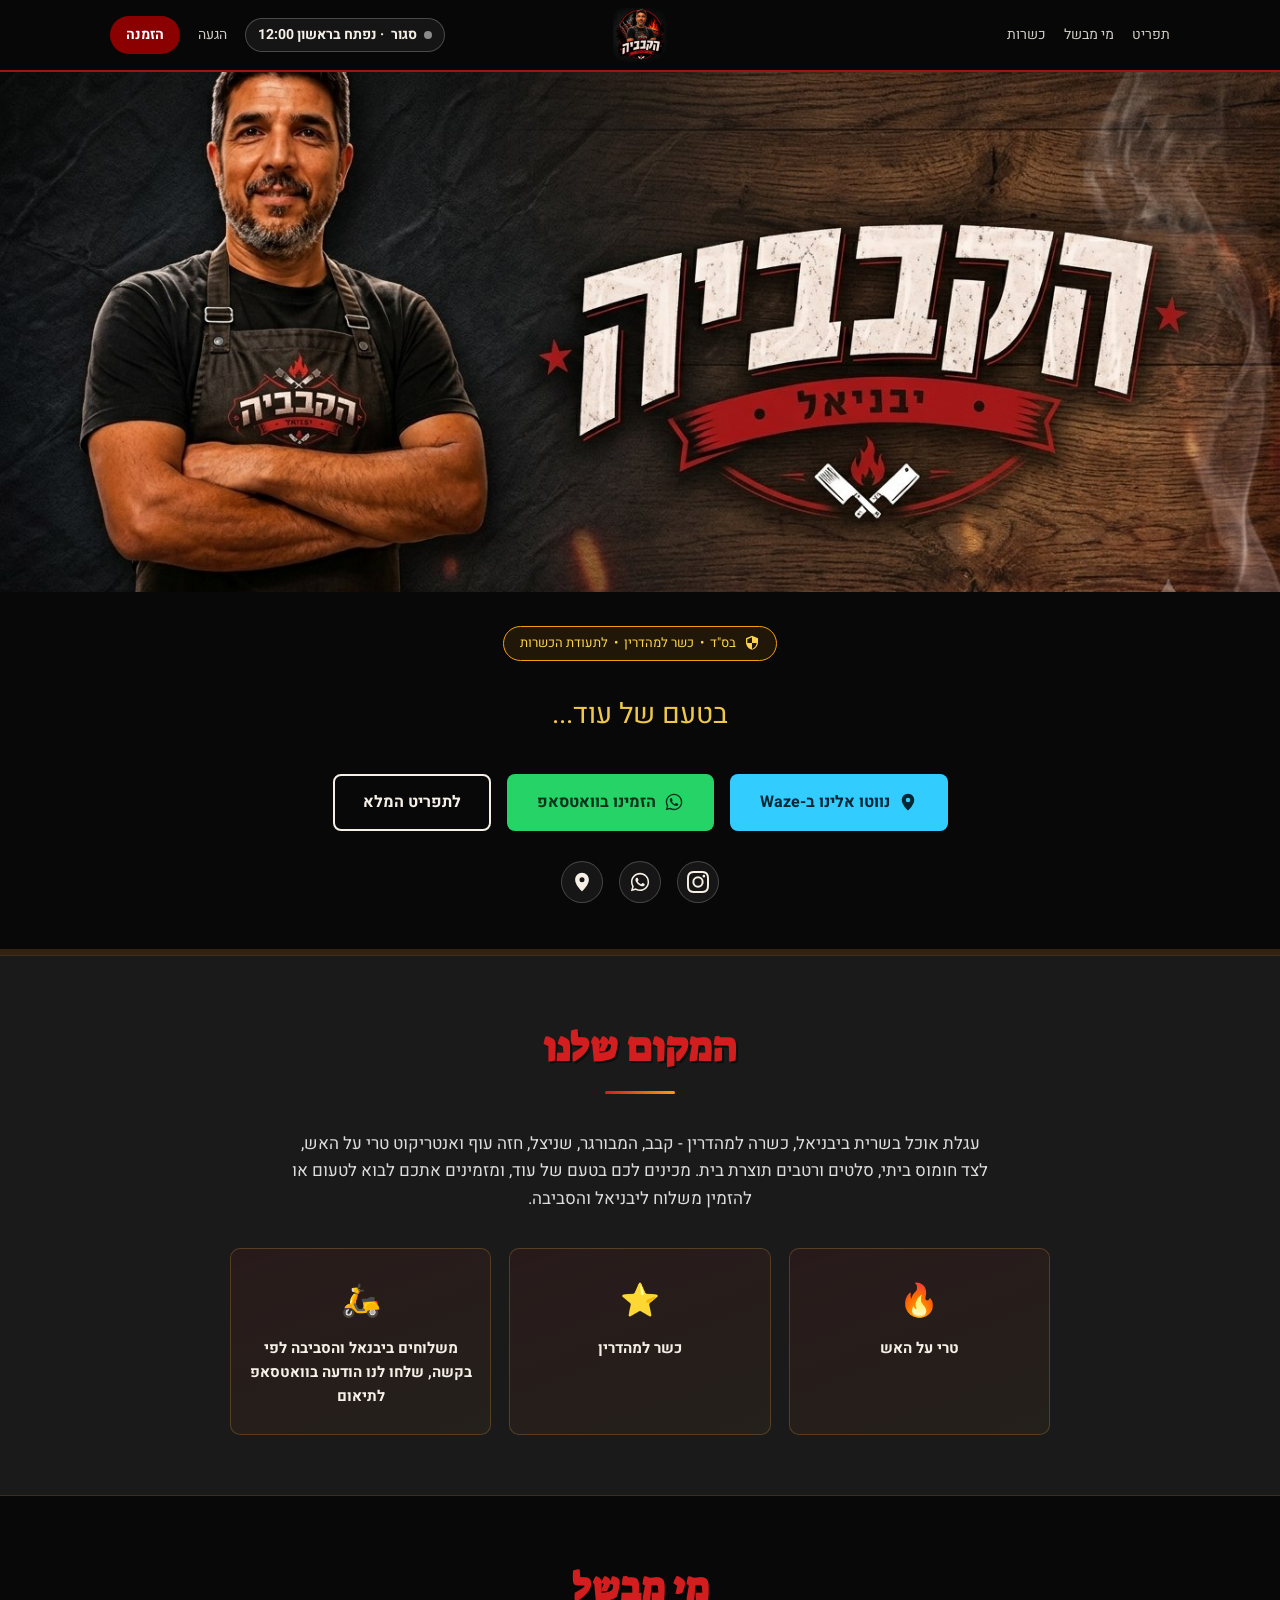
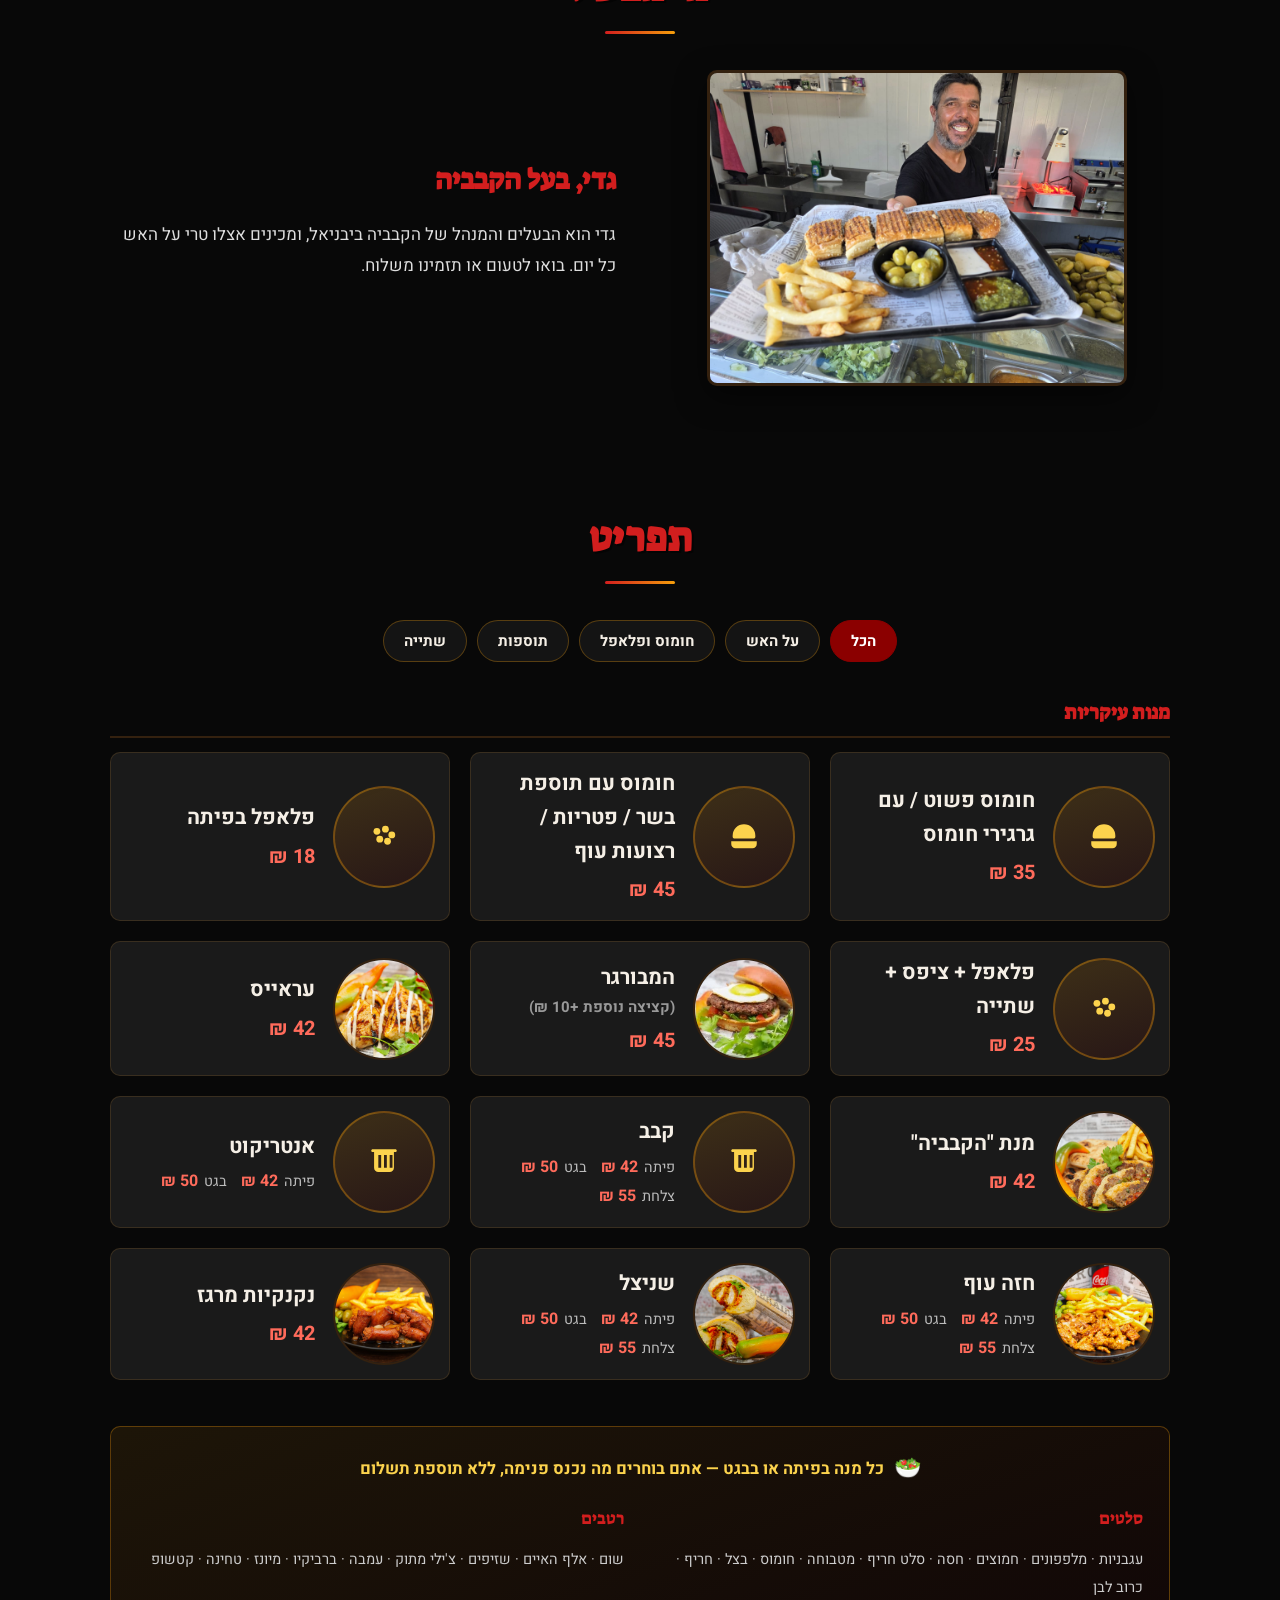
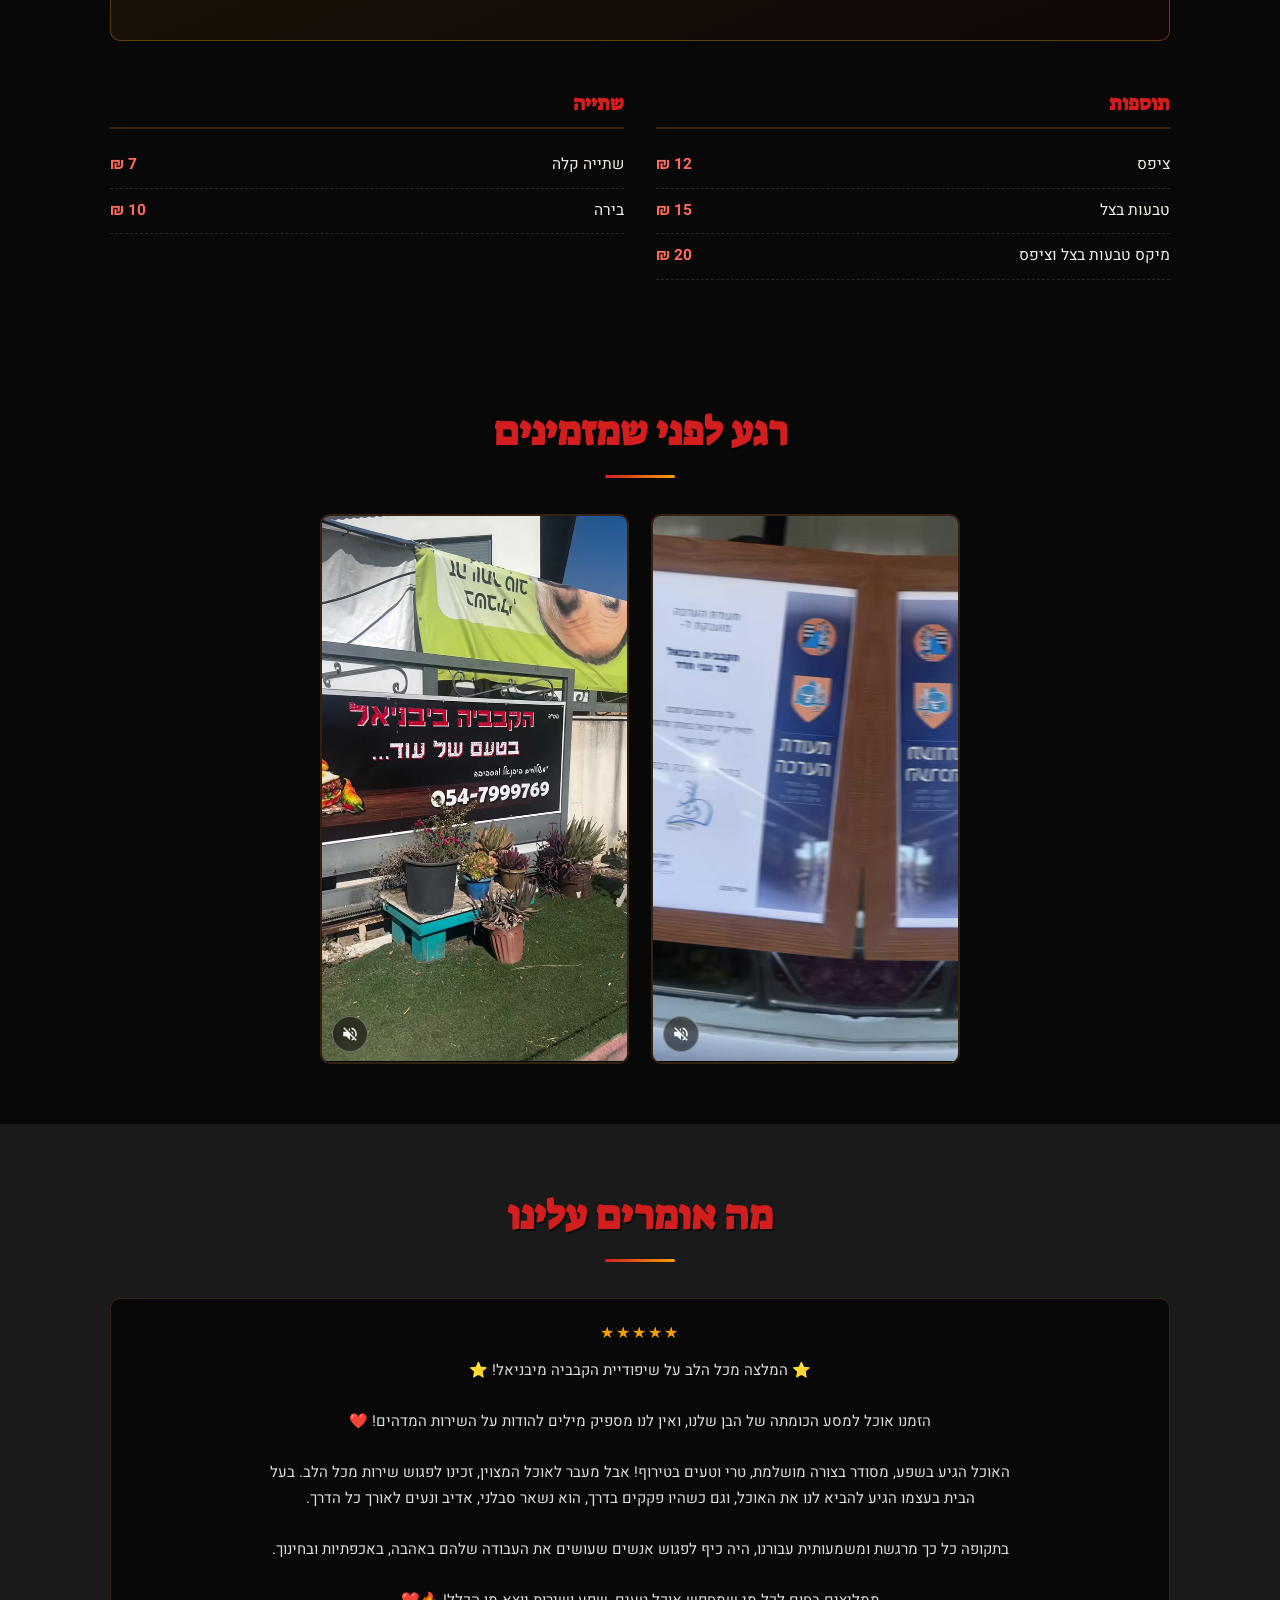
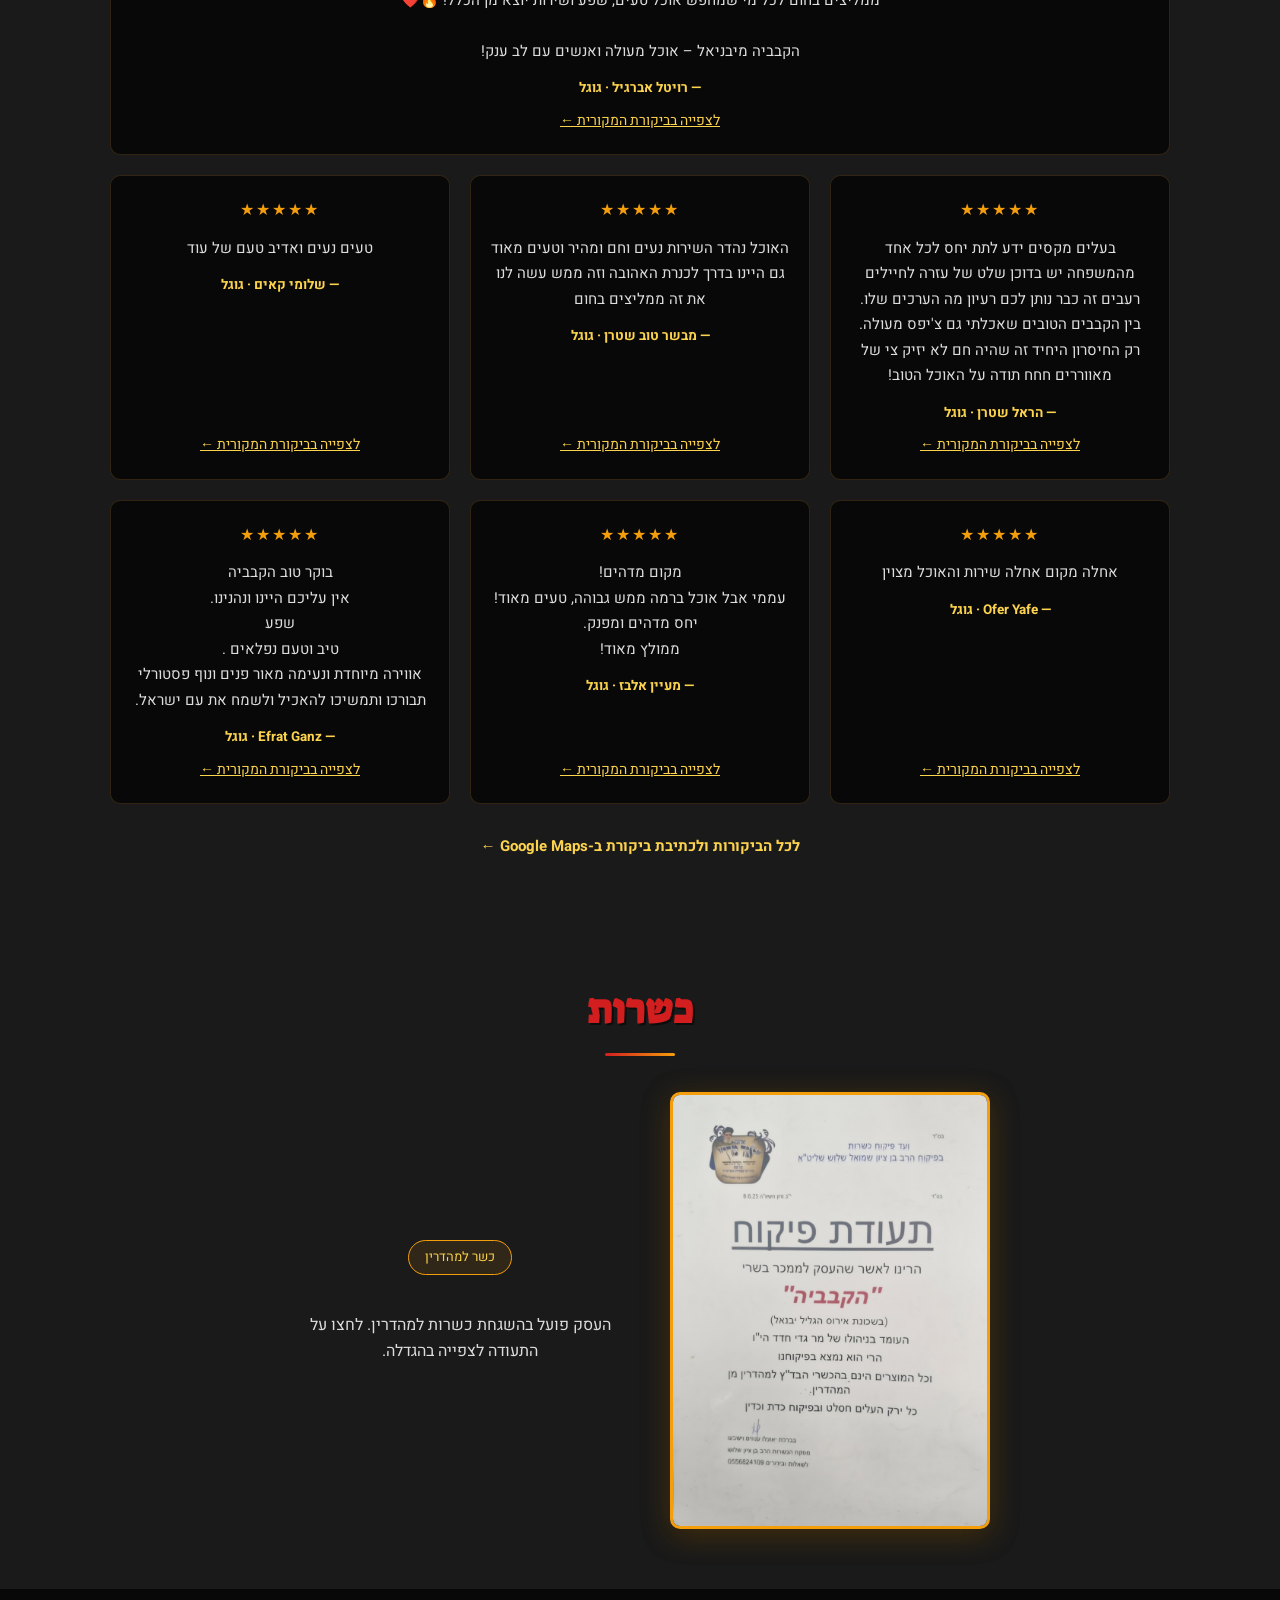
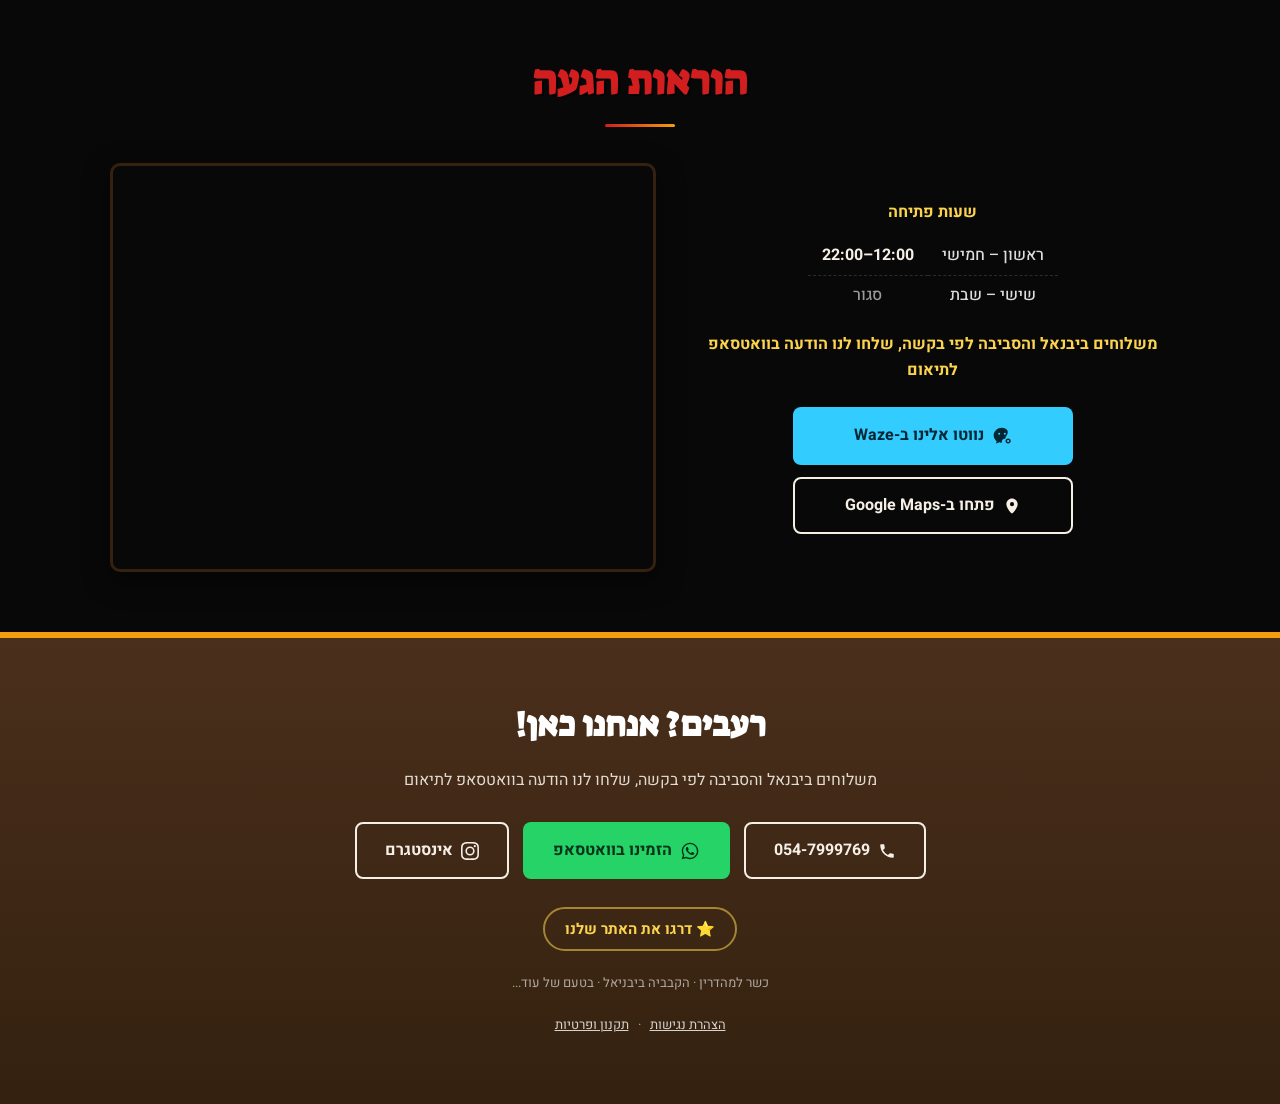
<file: index.html>
<!DOCTYPE html>
<html lang="he" dir="rtl">
<head>
<meta charset="UTF-8">
<meta name="viewport" content="width=device-width, initial-scale=1.0">
<script src="config.js?v=20261126e"></script>
<script>(function(){var l=location,c=window.KABABIA_CONFIG||{};var all=!!c.gateAll;if(all||/(^|[?&])edit(=|&|$)/.test(l.search)||l.hash==='#edit'){var h=document.documentElement;h.className+=' ed-gate';if(!all)setTimeout(function(){h.className=h.className.replace(' ed-gate','')},20000);}})();</script>
<style>html.ed-gate,html.ed-gate body{background:#000!important}html.ed-gate body{visibility:hidden}html.ed-gate .ed-overlay{visibility:visible}</style>
<title>הקבביה ביבניאל | בטעם של עוד...</title>
<meta name="description" content="הקבביה ביבניאל - עגלת אוכל בשרית כשרה למהדרין. קבב, המבורגר, שניצל, חומוס ועוד. משלוחים ביבנאל והסביבה לפי בקשה, שלחו לנו הודעה בוואטסאפ לתיאום.">
<link rel="preconnect" href="https://fonts.googleapis.com">
<link rel="preconnect" href="https://fonts.gstatic.com" crossorigin>
<link href="https://fonts.googleapis.com/css2?family=Suez+One&family=Heebo:wght@400;500;700;900&display=swap" rel="stylesheet">
<link rel="stylesheet" href="style.css?v=20261126e">
</head>
<body>

<header class="site-header">
  <div class="header-inner">
    <nav class="main-nav main-nav-side">
      <a href="#menu">תפריט</a>
      <a href="#gallery">מי מבשל</a>
      <a href="#kashrut">כשרות</a>
    </nav>
    <a href="#top" class="brand"><img src="images/logo.jpg" alt="הקבביה ביבניאל" class="brand-logo"></a>
    <nav class="main-nav main-nav-side">
      <a href="#location" class="open-badge" id="open-badge" hidden>
        <span class="open-dot" aria-hidden="true"></span>
        <span class="open-label"></span>
        <span class="open-detail"></span>
      </a>
      <a href="#location">הגעה</a>
      <a href="#contact" class="nav-cta">הזמנה</a>
    </nav>
  </div>
</header>

<main id="top">

  <section class="hero">
    <img src="images/hero-banner.jpg" alt="הקבביה יבניאל - גדי ליד הלוגו" class="hero-banner">
    <div class="hero-content">
      <a href="#kashrut" class="hero-badge">
        <svg viewBox="0 0 24 24" width="16" height="16" fill="currentColor" aria-hidden="true"><path d="M12 1 3 5v6c0 5.25 3.84 10.16 9 11 5.16-.84 9-5.75 9-11V5l-9-4zm0 10.99h7c-.53 4.12-3.28 7.79-7 8.94V12H5V6.3l7-3.11v8.8z"/></svg>
        בס"ד &nbsp;•&nbsp; כשר למהדרין &nbsp;•&nbsp; לתעודת הכשרות
      </a>
      <h1 class="sr-only">הקבביה ביבניאל</h1>
      <p class="hero-slogan">בטעם של עוד...</p>
      <div class="hero-actions">
        <a href="https://ul.waze.com/ul?venue_id=23265607.232721607.2099497&overview=yes&utm_campaign=default&utm_source=waze_website&utm_medium=lm_share_location" target="_blank" rel="noopener" class="btn btn-waze">
          <svg viewBox="0 0 24 24" width="20" height="20" fill="currentColor" aria-hidden="true"><path d="M12 2C7.86 2 4.5 5.36 4.5 9.5c0 5.5 6.44 11.68 7.06 12.26a.6.6 0 0 0 .88 0c.62-.58 7.06-6.76 7.06-12.26C19.5 5.36 16.14 2 12 2zm0 10.25a2.75 2.75 0 1 1 0-5.5 2.75 2.75 0 0 1 0 5.5z"/></svg>
          נווטו אלינו ב-Waze
        </a>
        <a href="https://wa.me/972547999769" target="_blank" rel="noopener" class="btn btn-whatsapp">
          <svg viewBox="0 0 24 24" width="20" height="20" fill="currentColor" aria-hidden="true"><path d="M12.04 2C6.58 2 2.13 6.45 2.13 11.91c0 1.75.46 3.45 1.32 4.95L2.05 22l5.25-1.38c1.45.79 3.08 1.21 4.74 1.21h.004c5.46 0 9.91-4.45 9.91-9.91C21.97 6.45 17.5 2 12.04 2zm0 18.13h-.003a8.2 8.2 0 0 1-4.18-1.14l-.3-.18-3.12.82.83-3.04-.2-.31a8.19 8.19 0 0 1-1.26-4.37c0-4.53 3.69-8.22 8.23-8.22 2.2 0 4.26.86 5.82 2.41a8.17 8.17 0 0 1 2.41 5.82c0 4.54-3.69 8.21-8.2 8.21zm4.51-6.15c-.25-.12-1.47-.72-1.7-.81-.23-.08-.39-.12-.56.13-.17.25-.64.81-.78.97-.14.17-.29.19-.54.06-.25-.12-1.04-.38-1.98-1.22-.73-.65-1.23-1.46-1.37-1.71-.14-.25-.02-.38.11-.51.11-.11.25-.29.37-.43.12-.14.16-.25.25-.41.08-.17.04-.31-.02-.43-.06-.12-.56-1.35-.77-1.85-.2-.48-.41-.42-.56-.43-.14-.01-.31-.01-.48-.01-.17 0-.43.06-.66.31s-.87.85-.87 2.08.89 2.41 1.02 2.58c.12.17 1.75 2.68 4.25 3.75.59.26 1.06.41 1.42.52.6.19 1.14.16 1.57.1.48-.07 1.47-.6 1.68-1.19.21-.58.21-1.08.14-1.19-.06-.11-.23-.17-.48-.29z"/></svg>
          הזמינו בוואטסאפ
        </a>
        <a href="#menu" class="btn btn-outline">לתפריט המלא</a>
      </div>
      <div class="hero-social">
        <a href="https://share.google/LLIoQ1hD5iTce2GVt" target="_blank" rel="noopener" class="social-icon" aria-label="אינסטגרם">
          <svg viewBox="0 0 24 24" width="22" height="22" fill="currentColor" aria-hidden="true"><path d="M12 2.16c3.2 0 3.58.01 4.85.07 1.17.05 1.8.25 2.23.41.56.22.96.48 1.38.9.42.42.68.82.9 1.38.16.42.36 1.06.41 2.23.06 1.27.07 1.65.07 4.85s-.01 3.58-.07 4.85c-.05 1.17-.25 1.8-.41 2.23-.22.56-.48.96-.9 1.38-.42.42-.82.68-1.38.9-.42.16-1.06.36-2.23.41-1.27.06-1.65.07-4.85.07s-3.58-.01-4.85-.07c-1.17-.05-1.8-.25-2.23-.41-.56-.22-.96-.48-1.38-.9-.42-.42-.68-.82-.9-1.38-.16-.42-.36-1.06-.41-2.23-.06-1.27-.07-1.65-.07-4.85s.01-3.58.07-4.85c.05-1.17.25-1.8.41-2.23.22-.56.48-.96.9-1.38.42-.42.82-.68 1.38-.9.42-.16 1.06-.36 2.23-.41 1.27-.06 1.65-.07 4.85-.07M12 0C8.74 0 8.33.01 7.05.07 5.78.13 4.9.33 4.14.63c-.79.31-1.46.72-2.13 1.38C1.35 2.68.94 3.35.63 4.14.33 4.9.13 5.78.07 7.05.01 8.33 0 8.74 0 12s.01 3.67.07 4.95c.06 1.27.26 2.15.56 2.91.31.79.72 1.46 1.38 2.13.66.66 1.34 1.07 2.13 1.38.76.3 1.64.5 2.91.56 1.28.06 1.69.07 4.95.07s3.67-.01 4.95-.07c1.27-.06 2.15-.26 2.91-.56.79-.31 1.46-.72 2.13-1.38.66-.66 1.07-1.34 1.38-2.13.3-.76.5-1.64.56-2.91.06-1.28.07-1.69.07-4.95s-.01-3.67-.07-4.95c-.06-1.27-.26-2.15-.56-2.91-.31-.79-.72-1.46-1.38-2.13C21.32 1.35 20.65.94 19.86.63c-.76-.3-1.64-.5-2.91-.56C15.67.01 15.26 0 12 0zm0 5.84A6.16 6.16 0 1 0 12 18.16 6.16 6.16 0 0 0 12 5.84zm0 10.16a4 4 0 1 1 0-8 4 4 0 0 1 0 8zm7.85-10.4a1.44 1.44 0 1 1-2.88 0 1.44 1.44 0 0 1 2.88 0z"/></svg>
        </a>
        <a href="https://wa.me/972547999769" target="_blank" rel="noopener" class="social-icon" aria-label="וואטסאפ">
          <svg viewBox="0 0 24 24" width="22" height="22" fill="currentColor" aria-hidden="true"><path d="M12.04 2C6.58 2 2.13 6.45 2.13 11.91c0 1.75.46 3.45 1.32 4.95L2.05 22l5.25-1.38c1.45.79 3.08 1.21 4.74 1.21h.004c5.46 0 9.91-4.45 9.91-9.91C21.97 6.45 17.5 2 12.04 2zm0 18.13h-.003a8.2 8.2 0 0 1-4.18-1.14l-.3-.18-3.12.82.83-3.04-.2-.31a8.19 8.19 0 0 1-1.26-4.37c0-4.53 3.69-8.22 8.23-8.22 2.2 0 4.26.86 5.82 2.41a8.17 8.17 0 0 1 2.41 5.82c0 4.54-3.69 8.21-8.2 8.21zm4.51-6.15c-.25-.12-1.47-.72-1.7-.81-.23-.08-.39-.12-.56.13-.17.25-.64.81-.78.97-.14.17-.29.19-.54.06-.25-.12-1.04-.38-1.98-1.22-.73-.65-1.23-1.46-1.37-1.71-.14-.25-.02-.38.11-.51.11-.11.25-.29.37-.43.12-.14.16-.25.25-.41.08-.17.04-.31-.02-.43-.06-.12-.56-1.35-.77-1.85-.2-.48-.41-.42-.56-.43-.14-.01-.31-.01-.48-.01-.17 0-.43.06-.66.31s-.87.85-.87 2.08.89 2.41 1.02 2.58c.12.17 1.75 2.68 4.25 3.75.59.26 1.06.41 1.42.52.6.19 1.14.16 1.57.1.48-.07 1.47-.6 1.68-1.19.21-.58.21-1.08.14-1.19-.06-.11-.23-.17-.48-.29z"/></svg>
        </a>
        <a href="https://ul.waze.com/ul?venue_id=23265607.232721607.2099497&overview=yes&utm_campaign=default&utm_source=waze_website&utm_medium=lm_share_location" target="_blank" rel="noopener" class="social-icon" aria-label="Waze">
          <svg viewBox="0 0 24 24" width="22" height="22" fill="currentColor" aria-hidden="true"><path d="M12 2C7.86 2 4.5 5.36 4.5 9.5c0 5.5 6.44 11.68 7.06 12.26a.6.6 0 0 0 .88 0c.62-.58 7.06-6.76 7.06-12.26C19.5 5.36 16.14 2 12 2zm0 10.25a2.75 2.75 0 1 1 0-5.5 2.75 2.75 0 0 1 0 5.5z"/></svg>
        </a>
      </div>
    </div>
  </section>

  <section class="about" id="about">
    <div class="section-inner">
      <h2 class="section-title">המקום שלנו</h2>
      <p class="about-text">
        עגלת אוכל בשרית ביבניאל, כשרה למהדרין - קבב, המבורגר, שניצל, חזה עוף ואנטריקוט טרי על האש,
        לצד חומוס ביתי, סלטים ורטבים תוצרת בית. מכינים לכם בטעם של עוד, ומזמינים אתכם לבוא לטעום
        או להזמין משלוח ליבניאל והסביבה.
      </p>
      <div class="about-perks">
        <div class="perk-card">
          <span class="perk-icon">🔥</span>
          <span class="perk-title">טרי על האש</span>
        </div>
        <div class="perk-card">
          <span class="perk-icon">⭐</span>
          <span class="perk-title">כשר למהדרין</span>
        </div>
        <div class="perk-card">
          <span class="perk-icon">🛵</span>
          <span class="perk-title">משלוחים ביבנאל והסביבה לפי בקשה, שלחו לנו הודעה בוואטסאפ לתיאום</span>
        </div>
      </div>
    </div>
  </section>

  <section class="family" id="gallery">
    <div class="section-inner">
      <h2 class="section-title">מי מבשל</h2>
      <div class="family-content">
        <div class="family-photos">
          <img src="images/gadi.jpg" alt="גדי - בעל הקבביה ביבניאל" loading="lazy" class="family-photo family-photo-main">
        </div>
        <div class="family-text">
          <h3>גדי, בעל הקבביה</h3>
          <p>
            גדי הוא הבעלים והמנהל של הקבביה ביבניאל, ומכינים אצלו טרי על האש כל יום.
            בואו לטעום או תזמינו משלוח.
          </p>
        </div>
      </div>
    </div>
  </section>

  <section class="menu" id="menu">
    <div class="section-inner">
      <h2 class="section-title">תפריט</h2>

      <div class="menu-tabs" role="tablist" aria-label="קטגוריות בתפריט">
        <button type="button" class="menu-tab is-active" role="tab" aria-selected="true" data-filter="all">הכל</button>
        <button type="button" class="menu-tab" role="tab" aria-selected="false" data-filter="grill">על האש</button>
        <button type="button" class="menu-tab" role="tab" aria-selected="false" data-filter="hummus">חומוס ופלאפל</button>
        <button type="button" class="menu-tab" role="tab" aria-selected="false" data-filter="sides">תוספות</button>
        <button type="button" class="menu-tab" role="tab" aria-selected="false" data-filter="drinks">שתייה</button>
      </div>

      <div id="menu-body">
      <div class="menu-group menu-group-main" data-cat="grill hummus">
        <h3>מנות עיקריות</h3>
        <div class="menu-dish-list">
          <div class="menu-dish" data-cat="hummus">
            <div class="menu-dish-img placeholder placeholder-hummus" aria-hidden="true">
              <svg viewBox="0 0 24 24" width="34" height="34" fill="currentColor"><path d="M4 11a8 8 0 0 1 16 0v1a1 1 0 0 1-1 1H5a1 1 0 0 1-1-1v-1zm-1 4h18v2a3 3 0 0 1-3 3H6a3 3 0 0 1-3-3v-2z"/></svg>
            </div>
            <div class="menu-dish-info">
              <span class="menu-dish-name">חומוס פשוט / עם גרגירי חומוס</span>
              <span class="price">35 ₪</span>
            </div>
          </div>
          <div class="menu-dish" data-cat="hummus">
            <div class="menu-dish-img placeholder placeholder-hummus" aria-hidden="true">
              <svg viewBox="0 0 24 24" width="34" height="34" fill="currentColor"><path d="M4 11a8 8 0 0 1 16 0v1a1 1 0 0 1-1 1H5a1 1 0 0 1-1-1v-1zm-1 4h18v2a3 3 0 0 1-3 3H6a3 3 0 0 1-3-3v-2z"/></svg>
            </div>
            <div class="menu-dish-info">
              <span class="menu-dish-name">חומוס עם תוספת בשר / פטריות / רצועות עוף</span>
              <span class="price">45 ₪</span>
            </div>
          </div>
          <div class="menu-dish" data-cat="hummus">
            <div class="menu-dish-img placeholder placeholder-falafel" aria-hidden="true">
              <svg viewBox="0 0 24 24" width="34" height="34" fill="currentColor"><circle cx="7" cy="8" r="2.4"/><circle cx="13" cy="6.5" r="2.4"/><circle cx="17.5" cy="10.5" r="2.4"/><circle cx="9" cy="13.5" r="2.4"/><circle cx="14.5" cy="15" r="2.4"/></svg>
            </div>
            <div class="menu-dish-info">
              <span class="menu-dish-name">פלאפל בפיתה</span>
              <span class="price">18 ₪</span>
            </div>
          </div>
          <div class="menu-dish" data-cat="hummus">
            <div class="menu-dish-img placeholder placeholder-falafel" aria-hidden="true">
              <svg viewBox="0 0 24 24" width="34" height="34" fill="currentColor"><circle cx="7" cy="8" r="2.4"/><circle cx="13" cy="6.5" r="2.4"/><circle cx="17.5" cy="10.5" r="2.4"/><circle cx="9" cy="13.5" r="2.4"/><circle cx="14.5" cy="15" r="2.4"/></svg>
            </div>
            <div class="menu-dish-info">
              <span class="menu-dish-name">פלאפל + ציפס + שתייה</span>
              <span class="price">25 ₪</span>
            </div>
          </div>
          <div class="menu-dish" data-cat="grill">
            <img src="images/burger.jpg" alt="המבורגר" loading="lazy" class="menu-dish-img">
            <div class="menu-dish-info">
              <span class="menu-dish-name">המבורגר <em>(קציצה נוספת +10 ₪)</em></span>
              <span class="price">45 ₪</span>
            </div>
          </div>
          <div class="menu-dish" data-cat="grill">
            <img src="images/arayes.jpg" alt="עראייס" loading="lazy" class="menu-dish-img">
            <div class="menu-dish-info">
              <span class="menu-dish-name">עראייס</span>
              <span class="price">42 ₪</span>
            </div>
          </div>
          <div class="menu-dish" data-cat="grill">
            <img src="images/kababiya.jpg" alt="מנת הקבביה" loading="lazy" class="menu-dish-img">
            <div class="menu-dish-info">
              <span class="menu-dish-name">מנת "הקבביה"</span>
              <span class="price">42 ₪</span>
            </div>
          </div>
          <div class="menu-dish" data-cat="grill">
            <div class="menu-dish-img placeholder placeholder-kabab" aria-hidden="true">
              <svg viewBox="0 0 24 24" width="34" height="34" fill="currentColor"><path d="M4 3c-.55 0-1 .45-1 1s.45 1 1 1h1v11a3 3 0 0 0 3 3h8a3 3 0 0 0 3-3V5h1c.55 0 1-.45 1-1s-.45-1-1-1H4zm4 4h2v9H8V7zm4 0h2v9h-2V7zm4 0h2v9h-2V7z"/></svg>
            </div>
            <div class="menu-dish-info">
              <span class="menu-dish-name">קבב</span>
              <ul class="price-options">
                <li>פיתה <span class="price">42 ₪</span></li>
                <li>בגט <span class="price">50 ₪</span></li>
                <li>צלחת <span class="price">55 ₪</span></li>
              </ul>
            </div>
          </div>
          <div class="menu-dish" data-cat="grill">
            <div class="menu-dish-img placeholder placeholder-entrecote" aria-hidden="true">
              <svg viewBox="0 0 24 24" width="34" height="34" fill="currentColor"><path d="M4 3c-.55 0-1 .45-1 1s.45 1 1 1h1v11a3 3 0 0 0 3 3h8a3 3 0 0 0 3-3V5h1c.55 0 1-.45 1-1s-.45-1-1-1H4zm4 4h2v9H8V7zm4 0h2v9h-2V7zm4 0h2v9h-2V7z"/></svg>
            </div>
            <div class="menu-dish-info">
              <span class="menu-dish-name">אנטריקוט</span>
              <ul class="price-options">
                <li>פיתה <span class="price">42 ₪</span></li>
                <li>בגט <span class="price">50 ₪</span></li>
              </ul>
            </div>
          </div>
          <div class="menu-dish" data-cat="grill">
            <img src="images/chicken.jpg" alt="חזה עוף" loading="lazy" class="menu-dish-img">
            <div class="menu-dish-info">
              <span class="menu-dish-name">חזה עוף</span>
              <ul class="price-options">
                <li>פיתה <span class="price">42 ₪</span></li>
                <li>בגט <span class="price">50 ₪</span></li>
                <li>צלחת <span class="price">55 ₪</span></li>
              </ul>
            </div>
          </div>
          <div class="menu-dish" data-cat="grill">
            <img src="images/schnitzel.jpg" alt="שניצל" loading="lazy" class="menu-dish-img">
            <div class="menu-dish-info">
              <span class="menu-dish-name">שניצל</span>
              <ul class="price-options">
                <li>פיתה <span class="price">42 ₪</span></li>
                <li>בגט <span class="price">50 ₪</span></li>
                <li>צלחת <span class="price">55 ₪</span></li>
              </ul>
            </div>
          </div>
          <div class="menu-dish" data-cat="grill">
            <img src="images/merguez.jpg" alt="נקנקיות מרגז" loading="lazy" class="menu-dish-img">
            <div class="menu-dish-info">
              <span class="menu-dish-name">נקנקיות מרגז</span>
              <span class="price">42 ₪</span>
            </div>
          </div>
        </div>
      </div>

      <div class="fillings" data-cat="grill hummus">
        <p class="fillings-lead">
          <span class="fillings-icon" aria-hidden="true">🥗</span>
          כל מנה בפיתה או בבגט &mdash; אתם בוחרים מה נכנס פנימה, ללא תוספת תשלום
        </p>
        <div class="fillings-cols">
          <div class="fillings-col">
            <h4>סלטים</h4>
            <p class="menu-tags">עגבניות · מלפפונים · חמוצים · חסה · סלט חריף · מטבוחה · חומוס · בצל · חריף · כרוב לבן</p>
          </div>
          <div class="fillings-col">
            <h4>רטבים</h4>
            <p class="menu-tags">שום · אלף האיים · שזיפים · צ'ילי מתוק · עמבה · ברביקיו · מיונז · טחינה · קטשופ</p>
          </div>
        </div>
      </div>

      <div class="menu-groups">
        <div class="menu-group" data-cat="sides">
          <h3>תוספות</h3>
          <ul class="menu-list">
            <li><span>ציפס</span><span class="price">12 ₪</span></li>
            <li><span>טבעות בצל</span><span class="price">15 ₪</span></li>
            <li><span>מיקס טבעות בצל וציפס</span><span class="price">20 ₪</span></li>
          </ul>
        </div>

        <div class="menu-group" data-cat="drinks">
          <h3>שתייה</h3>
          <ul class="menu-list">
            <li><span>שתייה קלה</span><span class="price">7 ₪</span></li>
            <li><span>בירה</span><span class="price">10 ₪</span></li>
          </ul>
        </div>
      </div>
      </div>
    </div>
  </section>

  <section class="videos" id="videos">
    <div class="section-inner">
      <h2 class="section-title">רגע לפני שמזמינים</h2>
      <div class="videos-grid">
        <div class="video-wrap">
          <video src="videos/video1.mp4" autoplay muted loop playsinline preload="metadata" title="סרטון הקבביה ביבניאל"></video>
          <button type="button" class="video-mute-btn" aria-label="הפעלת שמע" aria-pressed="false">
            <svg class="icon-muted" viewBox="0 0 24 24" width="18" height="18" fill="currentColor" aria-hidden="true"><path d="M16.5 12c0-1.77-1-3.29-2.5-4.03v2.21l2.45 2.45c.03-.2.05-.42.05-.63zm2.5 0c0 .94-.2 1.82-.54 2.64l1.51 1.51C20.63 14.91 21 13.5 21 12c0-4.28-2.99-7.86-7-8.77v2.06c2.89.86 5 3.54 5 6.71zM4.27 3 3 4.27 7.73 9H3v6h4l5 5v-6.73l4.25 4.25c-.67.52-1.42.93-2.25 1.18v2.06a8.99 8.99 0 0 0 3.69-1.81L19.73 21 21 19.73l-9-9L4.27 3zM12 4 9.91 6.09 12 8.18V4z"/></svg>
            <svg class="icon-unmuted is-hidden" viewBox="0 0 24 24" width="18" height="18" fill="currentColor" aria-hidden="true"><path d="M3 9v6h4l5 5V4L7 9H3zm13.5 3c0-1.77-1-3.29-2.5-4.03v8.05c1.5-.73 2.5-2.25 2.5-4.02zM14 3.23v2.06c2.89.86 5 3.54 5 6.71s-2.11 5.85-5 6.71v2.06c4.01-.91 7-4.49 7-8.77s-2.99-7.86-7-8.77z"/></svg>
          </button>
        </div>
        <div class="video-wrap">
          <video src="videos/video2.mp4" autoplay muted loop playsinline preload="metadata" title="סרטון הקבביה ביבניאל 2"></video>
          <button type="button" class="video-mute-btn" aria-label="הפעלת שמע" aria-pressed="false">
            <svg class="icon-muted" viewBox="0 0 24 24" width="18" height="18" fill="currentColor" aria-hidden="true"><path d="M16.5 12c0-1.77-1-3.29-2.5-4.03v2.21l2.45 2.45c.03-.2.05-.42.05-.63zm2.5 0c0 .94-.2 1.82-.54 2.64l1.51 1.51C20.63 14.91 21 13.5 21 12c0-4.28-2.99-7.86-7-8.77v2.06c2.89.86 5 3.54 5 6.71zM4.27 3 3 4.27 7.73 9H3v6h4l5 5v-6.73l4.25 4.25c-.67.52-1.42.93-2.25 1.18v2.06a8.99 8.99 0 0 0 3.69-1.81L19.73 21 21 19.73l-9-9L4.27 3zM12 4 9.91 6.09 12 8.18V4z"/></svg>
            <svg class="icon-unmuted is-hidden" viewBox="0 0 24 24" width="18" height="18" fill="currentColor" aria-hidden="true"><path d="M3 9v6h4l5 5V4L7 9H3zm13.5 3c0-1.77-1-3.29-2.5-4.03v8.05c1.5-.73 2.5-2.25 2.5-4.02zM14 3.23v2.06c2.89.86 5 3.54 5 6.71s-2.11 5.85-5 6.71v2.06c4.01-.91 7-4.49 7-8.77s-2.99-7.86-7-8.77z"/></svg>
          </button>
        </div>
      </div>
    </div>
  </section>

  <section class="reviews" id="reviews">
    <div class="section-inner">
      <h2 class="section-title">מה אומרים עלינו</h2>
      <div class="reviews-grid" id="reviews-grid">
        <div class="review-card is-long">
          <div class="review-stars" role="img" aria-label="5 כוכבים מתוך 5">★★★★★</div>
          <p class="review-text">⭐ המלצה מכל הלב על שיפודיית הקבביה מיבניאל! ⭐

הזמנו אוכל למסע הכומתה של הבן שלנו, ואין לנו מספיק מילים להודות על השירות המדהים! ❤️

האוכל הגיע בשפע, מסודר בצורה מושלמת, טרי וטעים בטירוף! אבל מעבר לאוכל המצוין, זכינו לפגוש שירות מכל הלב. בעל הבית בעצמו הגיע להביא לנו את האוכל, וגם כשהיו פקקים בדרך, הוא נשאר סבלני, אדיב ונעים לאורך כל הדרך.

בתקופה כל כך מרגשת ומשמעותית עבורנו, היה כיף לפגוש אנשים שעושים את העבודה שלהם באהבה, באכפתיות ובחינוך.

ממליצים בחום לכל מי שמחפש אוכל טעים, שפע ושירות יוצא מן הכלל! 🔥❤️

הקבביה מיבניאל – אוכל מעולה ואנשים עם לב ענק!</p>
          <span class="review-author">— רויטל אברגיל · גוגל</span>
          <a class="review-link" href="https://goo.gl/maps/2NhHTBPJBCKXzh657" target="_blank" rel="noopener noreferrer">לצפייה בביקורת המקורית ←</a>
        </div>
        <div class="review-card">
          <div class="review-stars" role="img" aria-label="5 כוכבים מתוך 5">★★★★★</div>
          <p class="review-text">בעלים מקסים ידע לתת יחס לכל אחד מהמשפחה יש בדוכן שלט של עזרה לחיילים רעבים זה כבר נותן לכם רעיון מה הערכים שלו. בין הקבבים הטובים שאכלתי גם צ'יפס מעולה. רק החיסרון היחיד זה שהיה חם לא יזיק צי של מאווררים חחח תודה על האוכל הטוב!</p>
          <span class="review-author">— הראל שטרן · גוגל</span>
          <a class="review-link" href="https://goo.gl/maps/2LPtPB7tb1V2naEHA" target="_blank" rel="noopener noreferrer">לצפייה בביקורת המקורית ←</a>
        </div>
        <div class="review-card">
          <div class="review-stars" role="img" aria-label="5 כוכבים מתוך 5">★★★★★</div>
          <p class="review-text">האוכל נהדר השירות נעים וחם ומהיר וטעים מאוד גם היינו בדרך לכנרת האהובה וזה ממש עשה לנו את זה ממליצים בחום</p>
          <span class="review-author">— מבשר טוב שטרן · גוגל</span>
          <a class="review-link" href="https://goo.gl/maps/UUp7Qp7xBYvhAdkf7" target="_blank" rel="noopener noreferrer">לצפייה בביקורת המקורית ←</a>
        </div>
        <div class="review-card">
          <div class="review-stars" role="img" aria-label="5 כוכבים מתוך 5">★★★★★</div>
          <p class="review-text">טעים נעים ואדיב טעם של עוד</p>
          <span class="review-author">— שלומי קאים · גוגל</span>
          <a class="review-link" href="https://goo.gl/maps/auQ7C7YYK9J4rz3R6" target="_blank" rel="noopener noreferrer">לצפייה בביקורת המקורית ←</a>
        </div>
        <div class="review-card">
          <div class="review-stars" role="img" aria-label="5 כוכבים מתוך 5">★★★★★</div>
          <p class="review-text">אחלה מקום אחלה שירות והאוכל מצוין</p>
          <span class="review-author">— Ofer Yafe · גוגל</span>
          <a class="review-link" href="https://goo.gl/maps/hUgjT3opmC1U47Zz8" target="_blank" rel="noopener noreferrer">לצפייה בביקורת המקורית ←</a>
        </div>
        <div class="review-card">
          <div class="review-stars" role="img" aria-label="5 כוכבים מתוך 5">★★★★★</div>
          <p class="review-text">מקום מדהים!
עממי אבל אוכל ברמה ממש גבוהה, טעים מאוד!
יחס מדהים ומפנק.
ממולץ מאוד!</p>
          <span class="review-author">— מעיין אלבז · גוגל</span>
          <a class="review-link" href="https://goo.gl/maps/bsLs9dBgWx2MCDtF6" target="_blank" rel="noopener noreferrer">לצפייה בביקורת המקורית ←</a>
        </div>
        <div class="review-card">
          <div class="review-stars" role="img" aria-label="5 כוכבים מתוך 5">★★★★★</div>
          <p class="review-text">בוקר טוב הקבביה
אין עליכם היינו ונהנינו.
שפע
טיב וטעם נפלאים .
אווירה מיוחדת ונעימה מאור פנים ונוף פסטורלי
תבורכו ותמשיכו להאכיל ולשמח את עם ישראל.</p>
          <span class="review-author">— Efrat Ganz · גוגל</span>
          <a class="review-link" href="https://goo.gl/maps/WPDQ5JPng6eh4zxW9" target="_blank" rel="noopener noreferrer">לצפייה בביקורת המקורית ←</a>
        </div>
      </div>
      <a href="https://maps.app.goo.gl/tAdLXZcLzJYwA2XY7" target="_blank" rel="noopener" class="reviews-more">
        לכל הביקורות ולכתיבת ביקורת ב-Google Maps &larr;
      </a>
    </div>
  </section>

  <!-- ביקורות שבעל העסק הוסיף מצילומי מסך של גוגל (נטען מהמסד, מוסתר כשאין) -->
  <section class="reviews reviews-shots" id="reviews-google" hidden>
    <div class="section-inner">
      <h2 class="section-title">עוד ביקורות מגוגל</h2>
      <div class="reviews-grid" id="reviews-shots-grid"></div>
    </div>
  </section>

  <section class="kashrut" id="kashrut">
    <div class="section-inner">
      <h2 class="section-title">כשרות</h2>
      <div class="kashrut-content">
        <a href="images/kashrut-certificate.jpg" target="_blank" rel="noopener" class="kashrut-cert-link">
          <img src="images/kashrut-certificate.jpg" alt="תעודת כשרות - הקבביה ביבניאל" loading="lazy" class="kashrut-cert-img">
        </a>
        <div class="kashrut-text">
          <span class="hero-badge">כשר למהדרין</span>
          <p>העסק פועל בהשגחת כשרות למהדרין. לחצו על התעודה לצפייה בהגדלה.</p>
        </div>
      </div>
    </div>
  </section>

  <section class="location" id="location">
    <div class="section-inner">
      <h2 class="section-title">הוראות הגעה</h2>
      <div class="location-content">
        <div class="location-info">
          <!-- ברירת מחדל בלבד. השעות האמיתיות נטענות מהמסד ע"י hours.js (נערכות באפליקציית הבעלים) -->
          <table class="hours-table">
            <caption>שעות פתיחה</caption>
            <tbody>
              <tr><th scope="row">ראשון &ndash; חמישי</th><td>12:00&ndash;22:00</td></tr>
              <tr><th scope="row">שישי &ndash; שבת</th><td class="is-closed">סגור</td></tr>
            </tbody>
          </table>
          <div class="hours-notes" id="hours-notes" hidden></div>
          <p class="delivery-note">משלוחים ביבנאל והסביבה לפי בקשה, שלחו לנו הודעה בוואטסאפ לתיאום</p>
          <div class="location-actions">
            <a href="https://ul.waze.com/ul?venue_id=23265607.232721607.2099497&overview=yes&utm_campaign=default&utm_source=waze_website&utm_medium=lm_share_location" target="_blank" rel="noopener" class="btn btn-waze">
              <svg viewBox="0 0 24 24" width="20" height="20" fill="currentColor" aria-hidden="true"><path d="M12 2C6.48 2 2 6.11 2 11.2c0 2.85 1.4 5.39 3.6 7.08-.06.53-.24 1.42-.79 2.29-.1.16.02.36.21.34 1.06-.13 2.4-.5 3.42-1.29.82.22 1.69.34 2.56.34.4 0 .79-.02 1.17-.07-.24-.44-.37-.94-.37-1.47 0-1.77 1.5-3.2 3.35-3.2.28 0 .55.03.81.1.24-.63.37-1.31.37-2.02C22 6.11 17.52 2 12 2zM8.6 10.4a1.2 1.2 0 1 1 0-2.4 1.2 1.2 0 0 1 0 2.4zm6.8 0a1.2 1.2 0 1 1 0-2.4 1.2 1.2 0 0 1 0 2.4zm-6.9 2.6c.4 1.5 1.85 2.6 3.5 2.6s3.1-1.1 3.5-2.6H8.5zM19.35 15c-1.75 0-3.15 1.34-3.15 3s1.4 3 3.15 3 3.15-1.34 3.15-3-1.4-3-3.15-3zm0 4.2c-.72 0-1.3-.54-1.3-1.2s.58-1.2 1.3-1.2 1.3.54 1.3 1.2-.58 1.2-1.3 1.2z"/></svg>
              נווטו אלינו ב-Waze
            </a>
            <a href="https://maps.app.goo.gl/tAdLXZcLzJYwA2XY7" target="_blank" rel="noopener" class="btn btn-outline">
              <svg viewBox="0 0 24 24" width="18" height="18" fill="currentColor" aria-hidden="true"><path d="M12 2C7.86 2 4.5 5.36 4.5 9.5c0 5.5 6.44 11.68 7.06 12.26a.6.6 0 0 0 .88 0c.62-.58 7.06-6.76 7.06-12.26C19.5 5.36 16.14 2 12 2zm0 10.25a2.75 2.75 0 1 1 0-5.5 2.75 2.75 0 0 1 0 5.5z"/></svg>
              פתחו ב-Google Maps
            </a>
          </div>
        </div>
        <div class="location-map">
          <iframe
            src="https://maps.google.com/maps?q=%D7%94%D7%A7%D7%91%D7%91%D7%99%D7%94%20%D7%99%D7%91%D7%A0%D7%99%D7%90%D7%9C&hl=he&z=15&output=embed"
            title="מפת המיקום של הקבביה ביבניאל"
            loading="lazy"
            referrerpolicy="no-referrer-when-downgrade"
            allowfullscreen></iframe>
        </div>
      </div>
    </div>
  </section>

</main>

<footer class="site-footer" id="contact">
  <div class="section-inner footer-inner">
    <h2 class="footer-title">רעבים? אנחנו כאן!</h2>
    <p class="footer-sub">משלוחים ביבנאל והסביבה לפי בקשה, שלחו לנו הודעה בוואטסאפ לתיאום</p>
    <div class="footer-actions">
      <a href="tel:0547999769" class="btn btn-outline">
        <svg viewBox="0 0 24 24" width="18" height="18" fill="currentColor" aria-hidden="true"><path d="M6.62 10.79a15.05 15.05 0 0 0 6.59 6.59l2.2-2.2a1 1 0 0 1 1.02-.24c1.12.37 2.33.57 3.57.57a1 1 0 0 1 1 1V20a1 1 0 0 1-1 1C10.61 21 3 13.39 3 4a1 1 0 0 1 1-1h3.5a1 1 0 0 1 1 1c0 1.24.2 2.45.57 3.57a1 1 0 0 1-.25 1.02l-2.2 2.2z"/></svg>
        054-7999769
      </a>
      <a href="https://wa.me/972547999769" target="_blank" rel="noopener" class="btn btn-whatsapp">
        <svg viewBox="0 0 24 24" width="20" height="20" fill="currentColor" aria-hidden="true"><path d="M12.04 2C6.58 2 2.13 6.45 2.13 11.91c0 1.75.46 3.45 1.32 4.95L2.05 22l5.25-1.38c1.45.79 3.08 1.21 4.74 1.21h.004c5.46 0 9.91-4.45 9.91-9.91C21.97 6.45 17.5 2 12.04 2zm0 18.13h-.003a8.2 8.2 0 0 1-4.18-1.14l-.3-.18-3.12.82.83-3.04-.2-.31a8.19 8.19 0 0 1-1.26-4.37c0-4.53 3.69-8.22 8.23-8.22 2.2 0 4.26.86 5.82 2.41a8.17 8.17 0 0 1 2.41 5.82c0 4.54-3.69 8.21-8.2 8.21zm4.51-6.15c-.25-.12-1.47-.72-1.7-.81-.23-.08-.39-.12-.56.13-.17.25-.64.81-.78.97-.14.17-.29.19-.54.06-.25-.12-1.04-.38-1.98-1.22-.73-.65-1.23-1.46-1.37-1.71-.14-.25-.02-.38.11-.51.11-.11.25-.29.37-.43.12-.14.16-.25.25-.41.08-.17.04-.31-.02-.43-.06-.12-.56-1.35-.77-1.85-.2-.48-.41-.42-.56-.43-.14-.01-.31-.01-.48-.01-.17 0-.43.06-.66.31s-.87.85-.87 2.08.89 2.41 1.02 2.58c.12.17 1.75 2.68 4.25 3.75.59.26 1.06.41 1.42.52.6.19 1.14.16 1.57.1.48-.07 1.47-.6 1.68-1.19.21-.58.21-1.08.14-1.19-.06-.11-.23-.17-.48-.29z"/></svg>
        הזמינו בוואטסאפ
      </a>
      <a href="https://share.google/LLIoQ1hD5iTce2GVt" target="_blank" rel="noopener" class="btn btn-outline">
        <svg viewBox="0 0 24 24" width="18" height="18" fill="currentColor" aria-hidden="true"><path d="M12 2.16c3.2 0 3.58.01 4.85.07 1.17.05 1.8.25 2.23.41.56.22.96.48 1.38.9.42.42.68.82.9 1.38.16.42.36 1.06.41 2.23.06 1.27.07 1.65.07 4.85s-.01 3.58-.07 4.85c-.05 1.17-.25 1.8-.41 2.23-.22.56-.48.96-.9 1.38-.42.42-.82.68-1.38.9-.42.16-1.06.36-2.23.41-1.27.06-1.65.07-4.85.07s-3.58-.01-4.85-.07c-1.17-.05-1.8-.25-2.23-.41-.56-.22-.96-.48-1.38-.9-.42-.42-.68-.82-.9-1.38-.16-.42-.36-1.06-.41-2.23-.06-1.27-.07-1.65-.07-4.85s.01-3.58.07-4.85c.05-1.17.25-1.8.41-2.23.22-.56.48-.96.9-1.38.42-.42.82-.68 1.38-.9.42-.16 1.06-.36 2.23-.41 1.27-.06 1.65-.07 4.85-.07M12 0C8.74 0 8.33.01 7.05.07 5.78.13 4.9.33 4.14.63c-.79.31-1.46.72-2.13 1.38C1.35 2.68.94 3.35.63 4.14.33 4.9.13 5.78.07 7.05.01 8.33 0 8.74 0 12s.01 3.67.07 4.95c.06 1.27.26 2.15.56 2.91.31.79.72 1.46 1.38 2.13.66.66 1.34 1.07 2.13 1.38.76.3 1.64.5 2.91.56 1.28.06 1.69.07 4.95.07s3.67-.01 4.95-.07c1.27-.06 2.15-.26 2.91-.56.79-.31 1.46-.72 2.13-1.38.66-.66 1.07-1.34 1.38-2.13.3-.76.5-1.64.56-2.91.06-1.28.07-1.69.07-4.95s-.01-3.67-.07-4.95c-.06-1.27-.26-2.15-.56-2.91-.31-.79-.72-1.46-1.38-2.13C21.32 1.35 20.65.94 19.86.63c-.76-.3-1.64-.5-2.91-.56C15.67.01 15.26 0 12 0zm0 5.84A6.16 6.16 0 1 0 12 18.16 6.16 6.16 0 0 0 12 5.84zm0 10.16a4 4 0 1 1 0-8 4 4 0 0 1 0 8zm7.85-10.4a1.44 1.44 0 1 1-2.88 0 1.44 1.44 0 0 1 2.88 0z"/></svg>
        אינסטגרם
      </a>
    </div>
    <div class="fb-box" id="site-feedback">
      <button type="button" class="fb-open" aria-expanded="false" aria-controls="site-feedback-form">⭐ דרגו את האתר שלנו</button>
      <form class="fb-form" id="site-feedback-form" hidden novalidate>
        <p class="fb-q">איך האתר? <small>(הדירוג על האתר עצמו, לא על האוכל)</small></p>
        <div class="fb-stars" role="radiogroup" aria-label="דירוג האתר">
          <button type="button" class="fb-star" data-n="1" role="radio" aria-checked="false" aria-label="כוכב אחד">★</button>
          <button type="button" class="fb-star" data-n="2" role="radio" aria-checked="false" aria-label="2 כוכבים">★</button>
          <button type="button" class="fb-star" data-n="3" role="radio" aria-checked="false" aria-label="3 כוכבים">★</button>
          <button type="button" class="fb-star" data-n="4" role="radio" aria-checked="false" aria-label="4 כוכבים">★</button>
          <button type="button" class="fb-star" data-n="5" role="radio" aria-checked="false" aria-label="5 כוכבים">★</button>
        </div>
        <label class="fb-label" for="site-feedback-text">מה אהבתם, או מה אפשר לשפר? <small>(לא חובה)</small></label>
        <textarea class="fb-text" id="site-feedback-text" rows="3" maxlength="600"></textarea>
        <div class="fb-count" aria-hidden="true">0/600</div>
        <input class="fb-hp" type="text" name="website" tabindex="-1" autocomplete="off" aria-hidden="true">
        <p class="fb-note">ההערה מגיעה לבעל העסק בלבד, בלי שם ובלי פרטי קשר.</p>
        <p class="fb-msg" role="status" aria-live="polite"></p>
        <button type="submit" class="fb-send">שליחה</button>
      </form>
    </div>
    <p class="footer-copy">כשר למהדרין · הקבביה ביבניאל · בטעם של עוד...</p>
    <p class="footer-legal"><a href="accessibility.html#accessibility">הצהרת נגישות</a><span aria-hidden="true"> · </span><a href="accessibility.html#terms">תקנון ופרטיות</a></p>
  </div>
</footer>

<nav class="action-bar" aria-label="פעולות מהירות">
  <a href="tel:0547999769" class="action-bar-btn">
    <svg viewBox="0 0 24 24" width="22" height="22" fill="currentColor" aria-hidden="true"><path d="M6.62 10.79a15.05 15.05 0 0 0 6.59 6.59l2.2-2.2a1 1 0 0 1 1.02-.24c1.12.37 2.33.57 3.57.57a1 1 0 0 1 1 1V20a1 1 0 0 1-1 1C10.61 21 3 13.39 3 4a1 1 0 0 1 1-1h3.5a1 1 0 0 1 1 1c0 1.24.2 2.45.57 3.57a1 1 0 0 1-.25 1.02l-2.2 2.2z"/></svg>
    <span>חיוג</span>
  </a>
  <a href="https://wa.me/972547999769" target="_blank" rel="noopener" class="action-bar-btn action-bar-btn-whatsapp">
    <svg viewBox="0 0 24 24" width="22" height="22" fill="currentColor" aria-hidden="true"><path d="M12.04 2C6.58 2 2.13 6.45 2.13 11.91c0 1.75.46 3.45 1.32 4.95L2.05 22l5.25-1.38c1.45.79 3.08 1.21 4.74 1.21h.004c5.46 0 9.91-4.45 9.91-9.91C21.97 6.45 17.5 2 12.04 2zm0 18.13h-.003a8.2 8.2 0 0 1-4.18-1.14l-.3-.18-3.12.82.83-3.04-.2-.31a8.19 8.19 0 0 1-1.26-4.37c0-4.53 3.69-8.22 8.23-8.22 2.2 0 4.26.86 5.82 2.41a8.17 8.17 0 0 1 2.41 5.82c0 4.54-3.69 8.21-8.2 8.21zm4.51-6.15c-.25-.12-1.47-.72-1.7-.81-.23-.08-.39-.12-.56.13-.17.25-.64.81-.78.97-.14.17-.29.19-.54.06-.25-.12-1.04-.38-1.98-1.22-.73-.65-1.23-1.46-1.37-1.71-.14-.25-.02-.38.11-.51.11-.11.25-.29.37-.43.12-.14.16-.25.25-.41.08-.17.04-.31-.02-.43-.06-.12-.56-1.35-.77-1.85-.2-.48-.41-.42-.56-.43-.14-.01-.31-.01-.48-.01-.17 0-.43.06-.66.31s-.87.85-.87 2.08.89 2.41 1.02 2.58c.12.17 1.75 2.68 4.25 3.75.59.26 1.06.41 1.42.52.6.19 1.14.16 1.57.1.48-.07 1.47-.6 1.68-1.19.21-.58.21-1.08.14-1.19-.06-.11-.23-.17-.48-.29z"/></svg>
    <span>וואטסאפ</span>
  </a>
  <a href="https://ul.waze.com/ul?venue_id=23265607.232721607.2099497&overview=yes&utm_campaign=default&utm_source=waze_website&utm_medium=lm_share_location" target="_blank" rel="noopener" class="action-bar-btn">
    <svg viewBox="0 0 24 24" width="22" height="22" fill="currentColor" aria-hidden="true"><path d="M12 2C7.86 2 4.5 5.36 4.5 9.5c0 5.5 6.44 11.68 7.06 12.26a.6.6 0 0 0 .88 0c.62-.58 7.06-6.76 7.06-12.26C19.5 5.36 16.14 2 12 2zm0 10.25a2.75 2.75 0 1 1 0-5.5 2.75 2.75 0 0 1 0 5.5z"/></svg>
    <span>ניווט</span>
  </a>
</nav>

<script src="data.js?v=20261126e"></script>
<script src="menu.js?v=20261126e"></script>
<script src="hours.js?v=20261126e"></script>
<script src="feedback.js?v=20261126e"></script>
<script src="track.js?v=20261126e"></script>

<script>
/* סרטונים: לופ מושתק תמיד; שמע מופעל רק בלחיצה על הכפתור,
   ומושתק שוב אוטומטית ברגע שהסרטון יוצא מהתצוגה */
(function () {
  var wraps = document.querySelectorAll('.video-wrap');
  if (!wraps.length) return;

  wraps.forEach(function (wrap) {
    var video = wrap.querySelector('video');
    var btn = wrap.querySelector('.video-mute-btn');
    if (!video || !btn) return;

    var iconMuted = btn.querySelector('.icon-muted');
    var iconUnmuted = btn.querySelector('.icon-unmuted');

    function setMuted(muted) {
      video.muted = muted;
      btn.setAttribute('aria-pressed', String(!muted));
      btn.setAttribute('aria-label', muted ? 'הפעלת שמע' : 'השתקה');
      iconMuted.classList.toggle('is-hidden', !muted);
      iconUnmuted.classList.toggle('is-hidden', muted);
    }

    btn.addEventListener('click', function () {
      setMuted(!video.muted);
    });

    if ('IntersectionObserver' in window) {
      var observer = new IntersectionObserver(function (entries) {
        entries.forEach(function (entry) {
          if (!entry.isIntersecting) setMuted(true);
        });
      }, { threshold: 0.5 });
      observer.observe(wrap);
    }
  });
})();
</script>

</body>
</html>
</file>
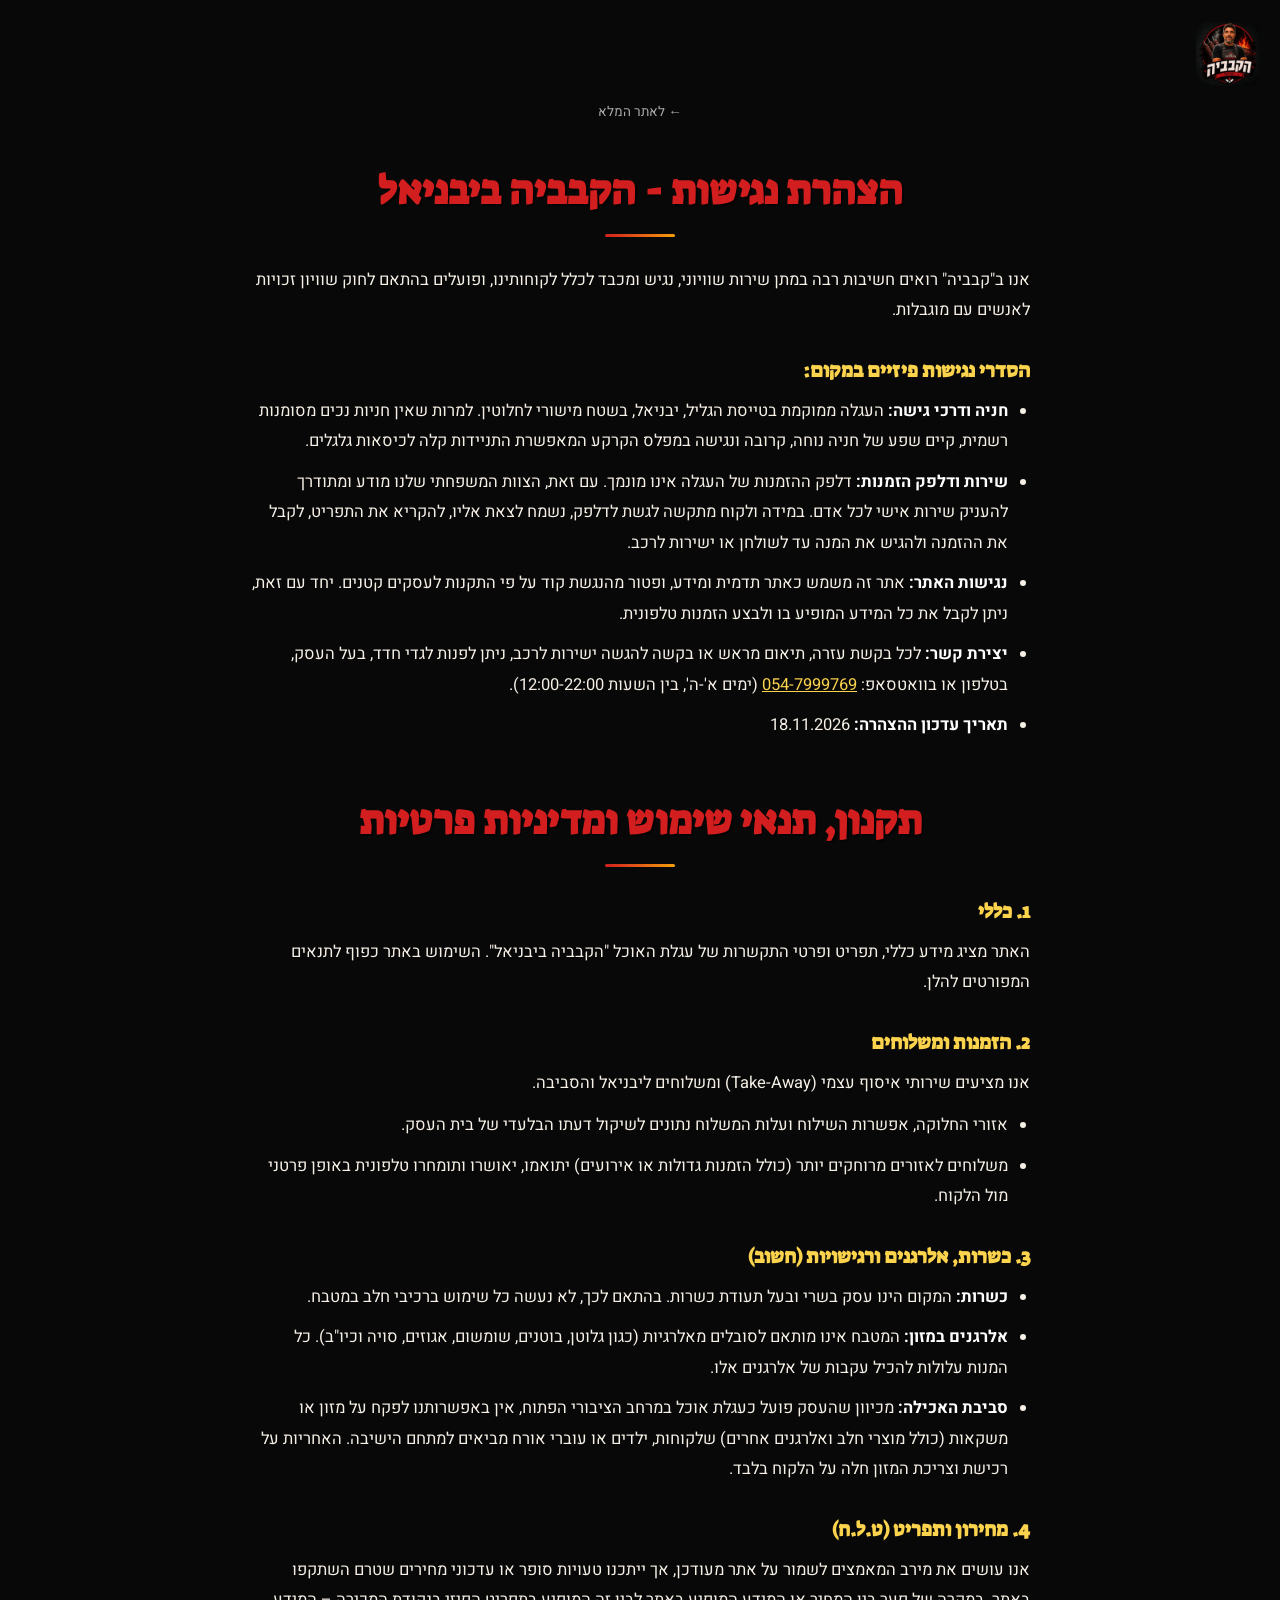
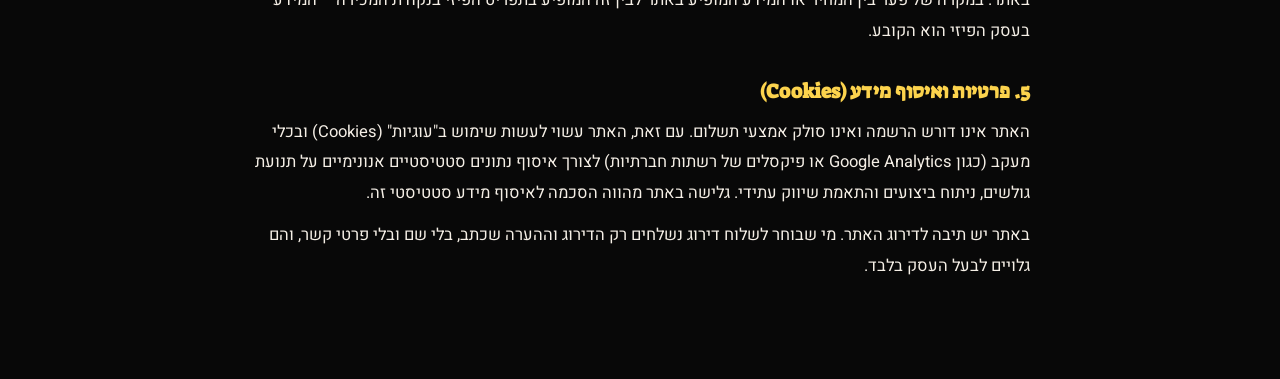
<file: accessibility.html>
<!DOCTYPE html>
<html lang="he" dir="rtl">
<head>
<meta charset="UTF-8">
<meta name="viewport" content="width=device-width, initial-scale=1.0">
<title>הצהרת נגישות ותקנון | הקבביה ביבניאל</title>
<meta name="description" content="הצהרת נגישות, תקנון, תנאי שימוש ומדיניות פרטיות של הקבביה ביבניאל.">
<link rel="preconnect" href="https://fonts.googleapis.com">
<link rel="preconnect" href="https://fonts.gstatic.com" crossorigin>
<link href="https://fonts.googleapis.com/css2?family=Suez+One&family=Heebo:wght@400;500;700;900&display=swap" rel="stylesheet">
<link rel="stylesheet" href="style.css?v=20261126e">
<style>
  .menu-only-header {
    text-align: center;
    padding: 22px 20px 6px;
  }
  .menu-only-header .brand-logo {
    height: 64px;
    width: auto;
    border-radius: 10px;
  }
  .back-to-site {
    display: inline-flex;
    align-items: center;
    gap: 6px;
    margin-top: 16px;
    font-size: 13.5px;
    color: #aaa;
  }
  .back-to-site:hover { color: var(--gold-light); }
  main { padding-bottom: 40px; }
</style>
</head>
<body>

<header class="menu-only-header">
  <a href="index.html"><img src="images/logo.jpg" alt="הקבביה ביבניאל" class="brand-logo"></a>
  <div>
    <a href="index.html" class="back-to-site">&larr; לאתר המלא</a>
  </div>
</header>

<main id="top">
  <article class="legal-page">

    <section id="accessibility" aria-labelledby="accessibility-title">
      <h1 class="section-title" id="accessibility-title">הצהרת נגישות - הקבביה ביבניאל</h1>
      <p>אנו ב"קבביה" רואים חשיבות רבה במתן שירות שוויוני, נגיש ומכבד לכלל לקוחותינו, ופועלים בהתאם לחוק שוויון זכויות לאנשים עם מוגבלות.</p>

      <h2>הסדרי נגישות פיזיים במקום:</h2>
      <ul>
        <li><strong>חניה ודרכי גישה:</strong> העגלה ממוקמת בטייסת הגליל, יבניאל, בשטח מישורי לחלוטין. למרות שאין חניות נכים מסומנות רשמית, קיים שפע של חניה נוחה, קרובה ונגישה במפלס הקרקע המאפשרת התניידות קלה לכיסאות גלגלים.</li>
        <li><strong>שירות ודלפק הזמנות:</strong> דלפק ההזמנות של העגלה אינו מונמך. עם זאת, הצוות המשפחתי שלנו מודע ומתודרך להעניק שירות אישי לכל אדם. במידה ולקוח מתקשה לגשת לדלפק, נשמח לצאת אליו, להקריא את התפריט, לקבל את ההזמנה ולהגיש את המנה עד לשולחן או ישירות לרכב.</li>
        <li><strong>נגישות האתר:</strong> אתר זה משמש כאתר תדמית ומידע, ופטור מהנגשת קוד על פי התקנות לעסקים קטנים. יחד עם זאת, ניתן לקבל את כל המידע המופיע בו ולבצע הזמנות טלפונית.</li>
        <li><strong>יצירת קשר:</strong> לכל בקשת עזרה, תיאום מראש או בקשה להגשה ישירות לרכב, ניתן לפנות לגדי חדד, בעל העסק, בטלפון או בוואטסאפ: <a href="tel:0547999769" dir="ltr" style="white-space:nowrap">054-7999769</a> (ימים א'-ה', בין השעות 12:00-22:00).</li>
        <li><strong>תאריך עדכון ההצהרה:</strong> 18.11.2026</li>
      </ul>
    </section>

    <section id="terms" aria-labelledby="terms-title">
      <h1 class="section-title" id="terms-title">תקנון, תנאי שימוש ומדיניות פרטיות</h1>

      <h2>1. כללי</h2>
      <p>האתר מציג מידע כללי, תפריט ופרטי התקשרות של עגלת האוכל "הקבביה ביבניאל". השימוש באתר כפוף לתנאים המפורטים להלן.</p>

      <h2>2. הזמנות ומשלוחים</h2>
      <p>אנו מציעים שירותי איסוף עצמי (Take-Away) ומשלוחים ליבניאל והסביבה.</p>
      <ul>
        <li>אזורי החלוקה, אפשרות השילוח ועלות המשלוח נתונים לשיקול דעתו הבלעדי של בית העסק.</li>
        <li>משלוחים לאזורים מרוחקים יותר (כולל הזמנות גדולות או אירועים) יתואמו, יאושרו ותומחרו טלפונית באופן פרטני מול הלקוח.</li>
      </ul>

      <h2>3. כשרות, אלרגנים ורגישויות (חשוב)</h2>
      <ul>
        <li><strong>כשרות:</strong> המקום הינו עסק בשרי ובעל תעודת כשרות. בהתאם לכך, לא נעשה כל שימוש ברכיבי חלב במטבח.</li>
        <li><strong>אלרגנים במזון:</strong> המטבח אינו מותאם לסובלים מאלרגיות (כגון גלוטן, בוטנים, שומשום, אגוזים, סויה וכיו"ב). כל המנות עלולות להכיל עקבות של אלרגנים אלו.</li>
        <li><strong>סביבת האכילה:</strong> מכיוון שהעסק פועל כעגלת אוכל במרחב הציבורי הפתוח, אין באפשרותנו לפקח על מזון או משקאות (כולל מוצרי חלב ואלרגנים אחרים) שלקוחות, ילדים או עוברי אורח מביאים למתחם הישיבה. האחריות על רכישת וצריכת המזון חלה על הלקוח בלבד.</li>
      </ul>

      <h2>4. מחירון ותפריט (ט.ל.ח)</h2>
      <p>אנו עושים את מירב המאמצים לשמור על אתר מעודכן, אך ייתכנו טעויות סופר או עדכוני מחירים שטרם השתקפו באתר. במקרה של פער בין המחיר או המידע המופיע באתר לבין זה המופיע בתפריט הפיזי בנקודת המכירה – המידע בעסק הפיזי הוא הקובע.</p>

      <h2>5. פרטיות ואיסוף מידע (Cookies)</h2>
      <p>האתר אינו דורש הרשמה ואינו סולק אמצעי תשלום. עם זאת, האתר עשוי לעשות שימוש ב"עוגיות" (Cookies) ובכלי מעקב (כגון Google Analytics או פיקסלים של רשתות חברתיות) לצורך איסוף נתונים סטטיסטיים אנונימיים על תנועת גולשים, ניתוח ביצועים והתאמת שיווק עתידי. גלישה באתר מהווה הסכמה לאיסוף מידע סטטיסטי זה.</p>
      <p>באתר יש תיבה לדירוג האתר. מי שבוחר לשלוח דירוג נשלחים רק הדירוג וההערה שכתב, בלי שם ובלי פרטי קשר, והם גלויים לבעל העסק בלבד.</p>
    </section>

  </article>
</main>

<nav class="action-bar" aria-label="פעולות מהירות">
  <a href="tel:0547999769" class="action-bar-btn">
    <svg viewBox="0 0 24 24" width="22" height="22" fill="currentColor" aria-hidden="true"><path d="M6.62 10.79a15.05 15.05 0 0 0 6.59 6.59l2.2-2.2a1 1 0 0 1 1.02-.24c1.12.37 2.33.57 3.57.57a1 1 0 0 1 1 1V20a1 1 0 0 1-1 1C10.61 21 3 13.39 3 4a1 1 0 0 1 1-1h3.5a1 1 0 0 1 1 1c0 1.24.2 2.45.57 3.57a1 1 0 0 1-.25 1.02l-2.2 2.2z"/></svg>
    <span>חיוג</span>
  </a>
  <a href="https://wa.me/972547999769" target="_blank" rel="noopener" class="action-bar-btn action-bar-btn-whatsapp">
    <svg viewBox="0 0 24 24" width="22" height="22" fill="currentColor" aria-hidden="true"><path d="M12.04 2C6.58 2 2.13 6.45 2.13 11.91c0 1.75.46 3.45 1.32 4.95L2.05 22l5.25-1.38c1.45.79 3.08 1.21 4.74 1.21h.004c5.46 0 9.91-4.45 9.91-9.91C21.97 6.45 17.5 2 12.04 2zm0 18.13h-.003a8.2 8.2 0 0 1-4.18-1.14l-.3-.18-3.12.82.83-3.04-.2-.31a8.19 8.19 0 0 1-1.26-4.37c0-4.53 3.69-8.22 8.23-8.22 2.2 0 4.26.86 5.82 2.41a8.17 8.17 0 0 1 2.41 5.82c0 4.54-3.69 8.21-8.2 8.21zm4.51-6.15c-.25-.12-1.47-.72-1.7-.81-.23-.08-.39-.12-.56.13-.17.25-.64.81-.78.97-.14.17-.29.19-.54.06-.25-.12-1.04-.38-1.98-1.22-.73-.65-1.23-1.46-1.37-1.71-.14-.25-.02-.38.11-.51.11-.11.25-.29.37-.43.12-.14.16-.25.25-.41.08-.17.04-.31-.02-.43-.06-.12-.56-1.35-.77-1.85-.2-.48-.41-.42-.56-.43-.14-.01-.31-.01-.48-.01-.17 0-.43.06-.66.31s-.87.85-.87 2.08.89 2.41 1.02 2.58c.12.17 1.75 2.68 4.25 3.75.59.26 1.06.41 1.42.52.6.19 1.14.16 1.57.1.48-.07 1.47-.6 1.68-1.19.21-.58.21-1.08.14-1.19-.06-.11-.23-.17-.48-.29z"/></svg>
    <span>וואטסאפ</span>
  </a>
  <a href="https://ul.waze.com/ul?venue_id=23265607.232721607.2099497&overview=yes&utm_campaign=default&utm_source=waze_website&utm_medium=lm_share_location" target="_blank" rel="noopener" class="action-bar-btn">
    <svg viewBox="0 0 24 24" width="22" height="22" fill="currentColor" aria-hidden="true"><path d="M12 2C7.86 2 4.5 5.36 4.5 9.5c0 5.5 6.44 11.68 7.06 12.26a.6.6 0 0 0 .88 0c.62-.58 7.06-6.76 7.06-12.26C19.5 5.36 16.14 2 12 2zm0 10.25a2.75 2.75 0 1 1 0-5.5 2.75 2.75 0 0 1 0 5.5z"/></svg>
    <span>ניווט</span>
  </a>
</nav>

</body>
</html>
</file>
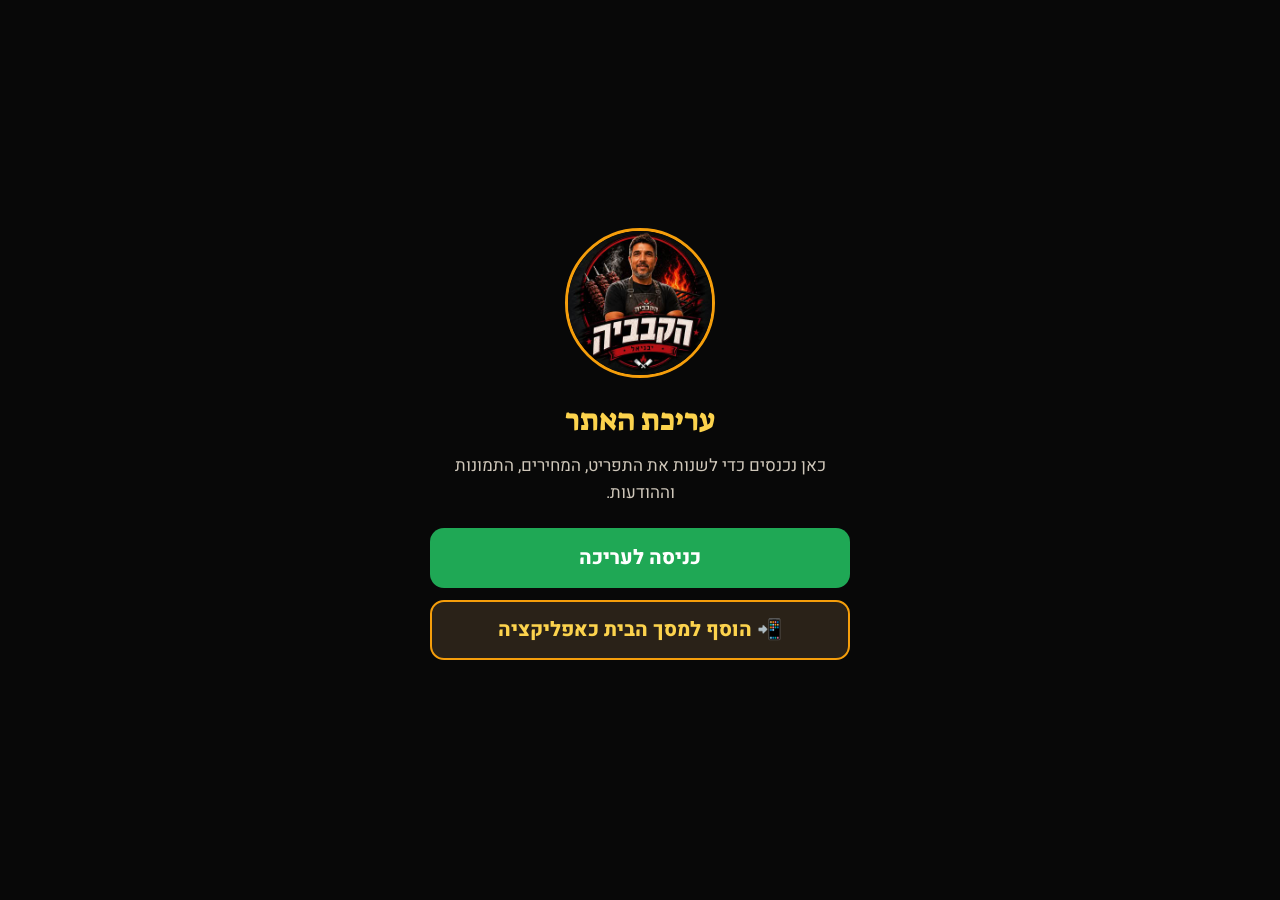
<file: edit.html>
<!DOCTYPE html>
<html lang="he" dir="rtl">
<head>
<meta charset="UTF-8">
<meta name="viewport" content="width=device-width, initial-scale=1.0">
<title>עריכת האתר | הקבביה ביבניאל</title>
<meta name="robots" content="noindex">
<meta name="theme-color" content="#080808">
<link rel="manifest" href="manifest.webmanifest">
<link rel="apple-touch-icon" href="icons/icon-192.png">
<link href="https://fonts.googleapis.com/css2?family=Suez+One&family=Heebo:wght@400;700;900&display=swap" rel="stylesheet">
<style>
  * { box-sizing: border-box; }
  body {
    margin: 0; min-height: 100vh; min-height: 100dvh;
    display: flex; align-items: center; justify-content: center;
    padding: 24px; background: #080808; color: #f5efe6;
    font-family: 'Heebo', sans-serif; text-align: center; line-height: 1.6;
  }
  .card { width: min(420px, 100%); }
  img { width: 150px; height: 150px; border-radius: 50%; border: 3px solid #f59e0b; margin: 0 auto 18px; display: block; }
  h1 { font-family: 'Suez One', serif; font-weight: 400; font-size: 30px; color: #fcd34d; margin: 0 0 8px; }
  p { margin: 0 0 22px; color: #cfc7ba; font-size: 17px; }
  .btn {
    display: block; width: 100%; min-height: 60px; margin-bottom: 12px;
    border-radius: 14px; border: 2px solid transparent; cursor: pointer;
    font: 800 20px 'Heebo', sans-serif; text-decoration: none; line-height: 56px;
  }
  .go { background: #1fa855; color: #fff; }
  .install { background: #2a2218; border-color: #f59e0b; color: #fcd34d; line-height: 1.3; padding: 14px; }
  .tip { font-size: 15px; color: #a79f93; margin: 18px 0 0; }
</style>
</head>
<body>
<div class="card">
  <img src="images/logo.jpg" alt="הקבביה ביבניאל">
  <h1>עריכת האתר</h1>
  <p>כאן נכנסים כדי לשנות את התפריט, המחירים, התמונות וההודעות.</p>
  <a class="btn go" href="index.html?edit=1">כניסה לעריכה</a>
  <button type="button" class="btn install" id="install" hidden>📲 הוסף למסך הבית כאפליקציה</button>
  <p class="tip" id="ios-tip" hidden>באייפון: לחץ על כפתור השיתוף (הריבוע עם החץ) ואז על "הוסף למסך הבית".</p>
</div>
<script>
(function () {
  /* כשנפתח כאפליקציה מותקנת - ישר למצב עריכה */
  var standalone = (window.matchMedia && window.matchMedia('(display-mode: standalone)').matches) || window.navigator.standalone;
  if (standalone) { location.replace('index.html?edit=1'); return; }

  if ('serviceWorker' in navigator) { navigator.serviceWorker.register('sw.js').catch(function () {}); }

  var deferred = null;
  var btn = document.getElementById('install');
  window.addEventListener('beforeinstallprompt', function (e) {
    e.preventDefault();
    deferred = e;
    btn.hidden = false;
  });
  btn.addEventListener('click', function () {
    if (!deferred) return;
    deferred.prompt();
    deferred.userChoice.then(function () { deferred = null; btn.hidden = true; });
  });
  if (/iphone|ipad|ipod/i.test(navigator.userAgent)) document.getElementById('ios-tip').hidden = false;
})();
</script>
</body>
</html>
</file>
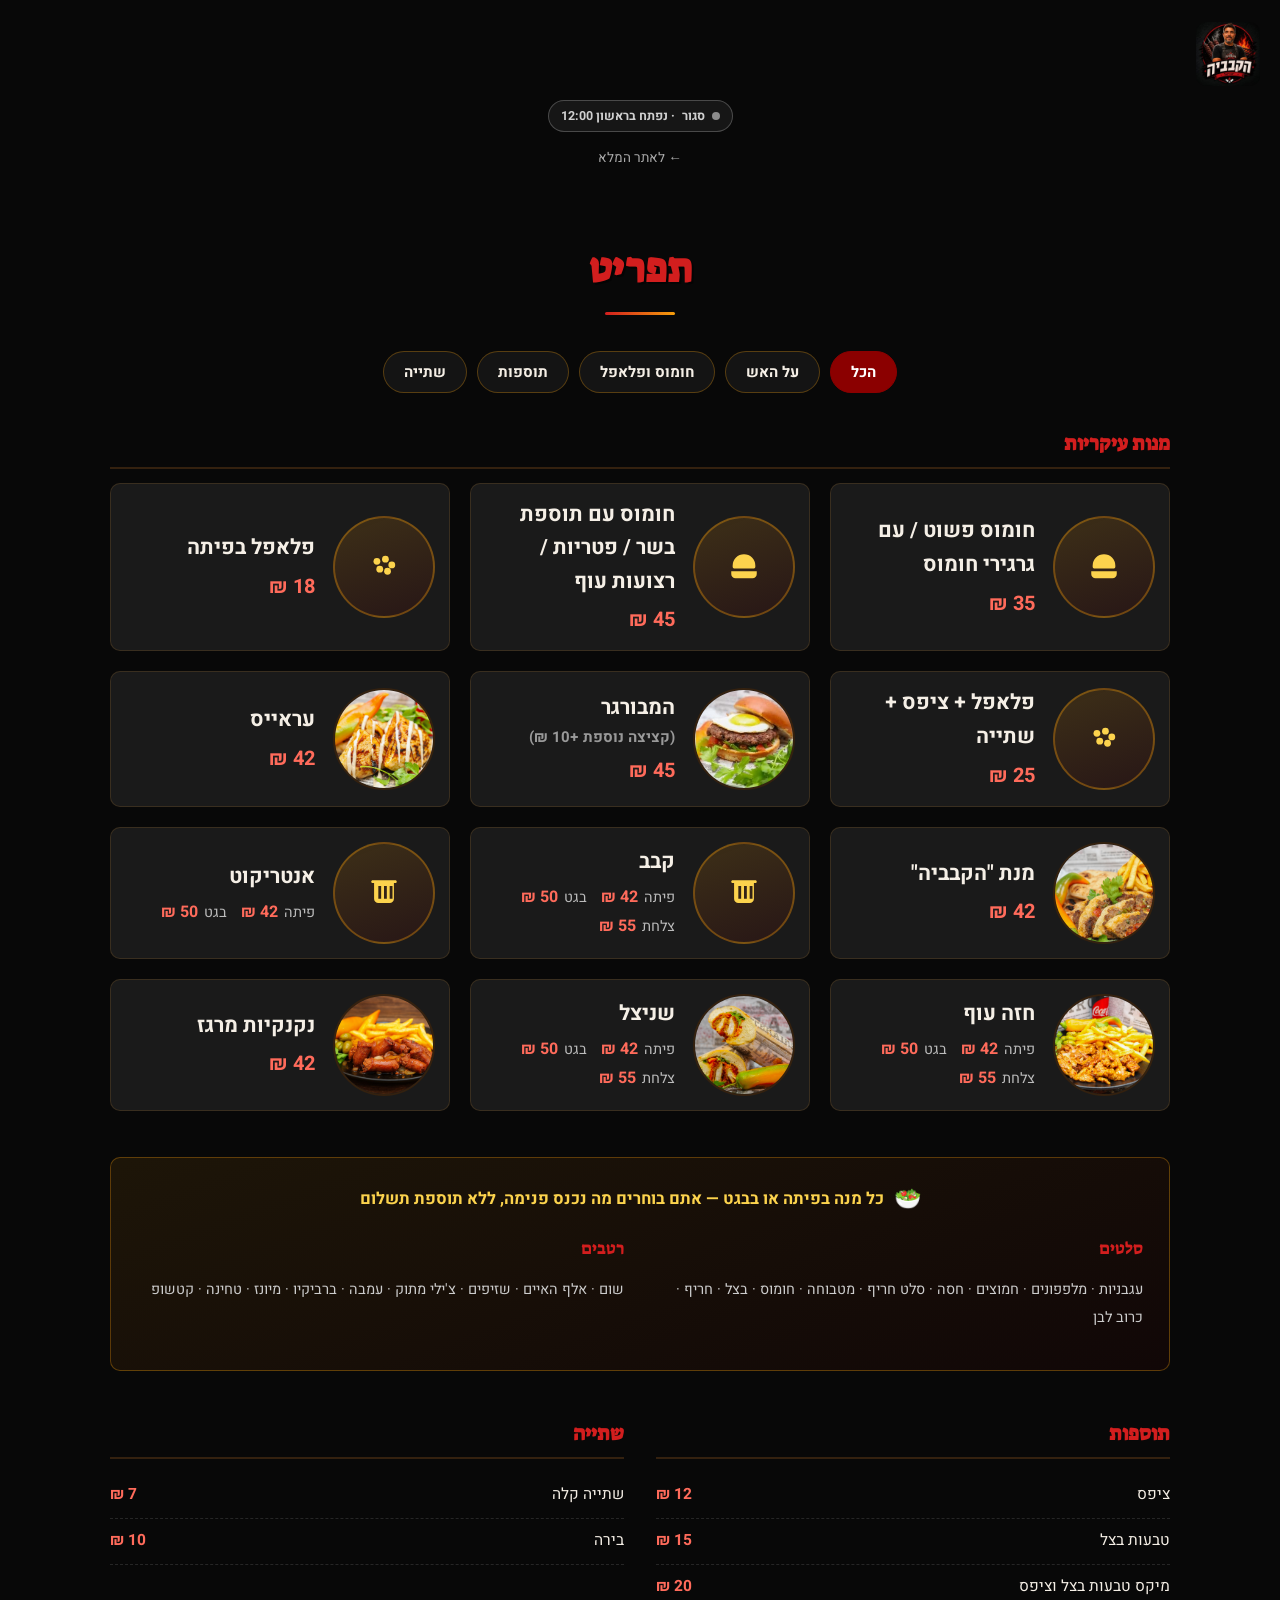
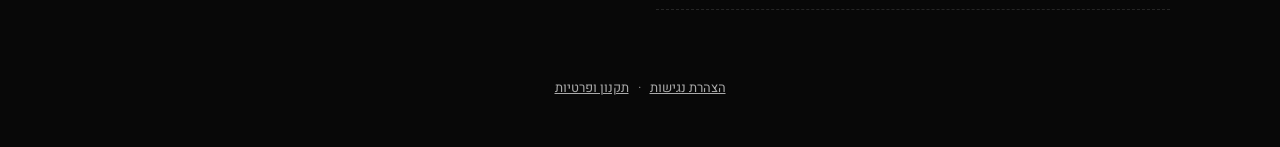
<file: menu.html>
<!DOCTYPE html>
<html lang="he" dir="rtl">
<head>
<meta charset="UTF-8">
<meta name="viewport" content="width=device-width, initial-scale=1.0">
<script src="config.js?v=20261126e"></script>
<script>(function(){var l=location,c=window.KABABIA_CONFIG||{};var all=!!c.gateAll;if(all||/(^|[?&])edit(=|&|$)/.test(l.search)||l.hash==='#edit'){var h=document.documentElement;h.className+=' ed-gate';if(!all)setTimeout(function(){h.className=h.className.replace(' ed-gate','')},20000);}})();</script>
<style>html.ed-gate,html.ed-gate body{background:#000!important}html.ed-gate body{visibility:hidden}html.ed-gate .ed-overlay{visibility:visible}</style>
<title>תפריט | הקבביה ביבניאל</title>
<meta name="description" content="התפריט המלא של הקבביה ביבניאל - קבב, המבורגר, שניצל, חומוס ועוד. כשר למהדרין.">
<link rel="preconnect" href="https://fonts.googleapis.com">
<link rel="preconnect" href="https://fonts.gstatic.com" crossorigin>
<link href="https://fonts.googleapis.com/css2?family=Suez+One&family=Heebo:wght@400;500;700;900&display=swap" rel="stylesheet">
<link rel="stylesheet" href="style.css?v=20261126e">
<style>
  .menu-only-header {
    text-align: center;
    padding: 22px 20px 6px;
  }
  .menu-only-header .brand-logo {
    height: 64px;
    width: auto;
    border-radius: 10px;
  }
  .menu-only-header .open-badge {
    margin-top: 14px;
  }
  .back-to-site {
    display: inline-flex;
    align-items: center;
    gap: 6px;
    margin-top: 16px;
    font-size: 13.5px;
    color: #aaa;
  }
  .back-to-site:hover { color: var(--gold-light); }
  main { padding-bottom: 40px; }
</style>
</head>
<body>

<header class="menu-only-header">
  <a href="index.html"><img src="images/logo.jpg" alt="הקבביה ביבניאל" class="brand-logo"></a>
  <a href="index.html#location" class="open-badge" id="open-badge" hidden>
    <span class="open-dot" aria-hidden="true"></span>
    <span class="open-label"></span>
    <span class="open-detail"></span>
  </a>
  <div>
    <a href="index.html" class="back-to-site">&larr; לאתר המלא</a>
  </div>
</header>

<main id="top">

  <section class="menu" id="menu">
    <div class="section-inner">
      <h2 class="section-title">תפריט</h2>

      <div class="menu-tabs" role="tablist" aria-label="קטגוריות בתפריט">
        <button type="button" class="menu-tab is-active" role="tab" aria-selected="true" data-filter="all">הכל</button>
        <button type="button" class="menu-tab" role="tab" aria-selected="false" data-filter="grill">על האש</button>
        <button type="button" class="menu-tab" role="tab" aria-selected="false" data-filter="hummus">חומוס ופלאפל</button>
        <button type="button" class="menu-tab" role="tab" aria-selected="false" data-filter="sides">תוספות</button>
        <button type="button" class="menu-tab" role="tab" aria-selected="false" data-filter="drinks">שתייה</button>
      </div>

      <div id="menu-body">
      <div class="menu-group menu-group-main" data-cat="grill hummus">
        <h3>מנות עיקריות</h3>
        <div class="menu-dish-list">
          <div class="menu-dish" data-cat="hummus">
            <div class="menu-dish-img placeholder placeholder-hummus" aria-hidden="true">
              <svg viewBox="0 0 24 24" width="34" height="34" fill="currentColor"><path d="M4 11a8 8 0 0 1 16 0v1a1 1 0 0 1-1 1H5a1 1 0 0 1-1-1v-1zm-1 4h18v2a3 3 0 0 1-3 3H6a3 3 0 0 1-3-3v-2z"/></svg>
            </div>
            <div class="menu-dish-info">
              <span class="menu-dish-name">חומוס פשוט / עם גרגירי חומוס</span>
              <span class="price">35 ₪</span>
            </div>
          </div>
          <div class="menu-dish" data-cat="hummus">
            <div class="menu-dish-img placeholder placeholder-hummus" aria-hidden="true">
              <svg viewBox="0 0 24 24" width="34" height="34" fill="currentColor"><path d="M4 11a8 8 0 0 1 16 0v1a1 1 0 0 1-1 1H5a1 1 0 0 1-1-1v-1zm-1 4h18v2a3 3 0 0 1-3 3H6a3 3 0 0 1-3-3v-2z"/></svg>
            </div>
            <div class="menu-dish-info">
              <span class="menu-dish-name">חומוס עם תוספת בשר / פטריות / רצועות עוף</span>
              <span class="price">45 ₪</span>
            </div>
          </div>
          <div class="menu-dish" data-cat="hummus">
            <div class="menu-dish-img placeholder placeholder-falafel" aria-hidden="true">
              <svg viewBox="0 0 24 24" width="34" height="34" fill="currentColor"><circle cx="7" cy="8" r="2.4"/><circle cx="13" cy="6.5" r="2.4"/><circle cx="17.5" cy="10.5" r="2.4"/><circle cx="9" cy="13.5" r="2.4"/><circle cx="14.5" cy="15" r="2.4"/></svg>
            </div>
            <div class="menu-dish-info">
              <span class="menu-dish-name">פלאפל בפיתה</span>
              <span class="price">18 ₪</span>
            </div>
          </div>
          <div class="menu-dish" data-cat="hummus">
            <div class="menu-dish-img placeholder placeholder-falafel" aria-hidden="true">
              <svg viewBox="0 0 24 24" width="34" height="34" fill="currentColor"><circle cx="7" cy="8" r="2.4"/><circle cx="13" cy="6.5" r="2.4"/><circle cx="17.5" cy="10.5" r="2.4"/><circle cx="9" cy="13.5" r="2.4"/><circle cx="14.5" cy="15" r="2.4"/></svg>
            </div>
            <div class="menu-dish-info">
              <span class="menu-dish-name">פלאפל + ציפס + שתייה</span>
              <span class="price">25 ₪</span>
            </div>
          </div>
          <div class="menu-dish" data-cat="grill">
            <img src="images/burger.jpg" alt="המבורגר" loading="lazy" class="menu-dish-img">
            <div class="menu-dish-info">
              <span class="menu-dish-name">המבורגר <em>(קציצה נוספת +10 ₪)</em></span>
              <span class="price">45 ₪</span>
            </div>
          </div>
          <div class="menu-dish" data-cat="grill">
            <img src="images/arayes.jpg" alt="עראייס" loading="lazy" class="menu-dish-img">
            <div class="menu-dish-info">
              <span class="menu-dish-name">עראייס</span>
              <span class="price">42 ₪</span>
            </div>
          </div>
          <div class="menu-dish" data-cat="grill">
            <img src="images/kababiya.jpg" alt="מנת הקבביה" loading="lazy" class="menu-dish-img">
            <div class="menu-dish-info">
              <span class="menu-dish-name">מנת "הקבביה"</span>
              <span class="price">42 ₪</span>
            </div>
          </div>
          <div class="menu-dish" data-cat="grill">
            <div class="menu-dish-img placeholder placeholder-kabab" aria-hidden="true">
              <svg viewBox="0 0 24 24" width="34" height="34" fill="currentColor"><path d="M4 3c-.55 0-1 .45-1 1s.45 1 1 1h1v11a3 3 0 0 0 3 3h8a3 3 0 0 0 3-3V5h1c.55 0 1-.45 1-1s-.45-1-1-1H4zm4 4h2v9H8V7zm4 0h2v9h-2V7zm4 0h2v9h-2V7z"/></svg>
            </div>
            <div class="menu-dish-info">
              <span class="menu-dish-name">קבב</span>
              <ul class="price-options">
                <li>פיתה <span class="price">42 ₪</span></li>
                <li>בגט <span class="price">50 ₪</span></li>
                <li>צלחת <span class="price">55 ₪</span></li>
              </ul>
            </div>
          </div>
          <div class="menu-dish" data-cat="grill">
            <div class="menu-dish-img placeholder placeholder-entrecote" aria-hidden="true">
              <svg viewBox="0 0 24 24" width="34" height="34" fill="currentColor"><path d="M4 3c-.55 0-1 .45-1 1s.45 1 1 1h1v11a3 3 0 0 0 3 3h8a3 3 0 0 0 3-3V5h1c.55 0 1-.45 1-1s-.45-1-1-1H4zm4 4h2v9H8V7zm4 0h2v9h-2V7zm4 0h2v9h-2V7z"/></svg>
            </div>
            <div class="menu-dish-info">
              <span class="menu-dish-name">אנטריקוט</span>
              <ul class="price-options">
                <li>פיתה <span class="price">42 ₪</span></li>
                <li>בגט <span class="price">50 ₪</span></li>
              </ul>
            </div>
          </div>
          <div class="menu-dish" data-cat="grill">
            <img src="images/chicken.jpg" alt="חזה עוף" loading="lazy" class="menu-dish-img">
            <div class="menu-dish-info">
              <span class="menu-dish-name">חזה עוף</span>
              <ul class="price-options">
                <li>פיתה <span class="price">42 ₪</span></li>
                <li>בגט <span class="price">50 ₪</span></li>
                <li>צלחת <span class="price">55 ₪</span></li>
              </ul>
            </div>
          </div>
          <div class="menu-dish" data-cat="grill">
            <img src="images/schnitzel.jpg" alt="שניצל" loading="lazy" class="menu-dish-img">
            <div class="menu-dish-info">
              <span class="menu-dish-name">שניצל</span>
              <ul class="price-options">
                <li>פיתה <span class="price">42 ₪</span></li>
                <li>בגט <span class="price">50 ₪</span></li>
                <li>צלחת <span class="price">55 ₪</span></li>
              </ul>
            </div>
          </div>
          <div class="menu-dish" data-cat="grill">
            <img src="images/merguez.jpg" alt="נקנקיות מרגז" loading="lazy" class="menu-dish-img">
            <div class="menu-dish-info">
              <span class="menu-dish-name">נקנקיות מרגז</span>
              <span class="price">42 ₪</span>
            </div>
          </div>
        </div>
      </div>

      <div class="fillings" data-cat="grill hummus">
        <p class="fillings-lead">
          <span class="fillings-icon" aria-hidden="true">🥗</span>
          כל מנה בפיתה או בבגט &mdash; אתם בוחרים מה נכנס פנימה, ללא תוספת תשלום
        </p>
        <div class="fillings-cols">
          <div class="fillings-col">
            <h4>סלטים</h4>
            <p class="menu-tags">עגבניות · מלפפונים · חמוצים · חסה · סלט חריף · מטבוחה · חומוס · בצל · חריף · כרוב לבן</p>
          </div>
          <div class="fillings-col">
            <h4>רטבים</h4>
            <p class="menu-tags">שום · אלף האיים · שזיפים · צ'ילי מתוק · עמבה · ברביקיו · מיונז · טחינה · קטשופ</p>
          </div>
        </div>
      </div>

      <div class="menu-groups">
        <div class="menu-group" data-cat="sides">
          <h3>תוספות</h3>
          <ul class="menu-list">
            <li><span>ציפס</span><span class="price">12 ₪</span></li>
            <li><span>טבעות בצל</span><span class="price">15 ₪</span></li>
            <li><span>מיקס טבעות בצל וציפס</span><span class="price">20 ₪</span></li>
          </ul>
        </div>

        <div class="menu-group" data-cat="drinks">
          <h3>שתייה</h3>
          <ul class="menu-list">
            <li><span>שתייה קלה</span><span class="price">7 ₪</span></li>
            <li><span>בירה</span><span class="price">10 ₪</span></li>
          </ul>
        </div>
      </div>
      </div>
    </div>
  </section>

  <p class="menu-legal-links"><a href="accessibility.html#accessibility">הצהרת נגישות</a><span aria-hidden="true"> · </span><a href="accessibility.html#terms">תקנון ופרטיות</a></p>
</main>

<nav class="action-bar" aria-label="פעולות מהירות">
  <a href="tel:0547999769" class="action-bar-btn">
    <svg viewBox="0 0 24 24" width="22" height="22" fill="currentColor" aria-hidden="true"><path d="M6.62 10.79a15.05 15.05 0 0 0 6.59 6.59l2.2-2.2a1 1 0 0 1 1.02-.24c1.12.37 2.33.57 3.57.57a1 1 0 0 1 1 1V20a1 1 0 0 1-1 1C10.61 21 3 13.39 3 4a1 1 0 0 1 1-1h3.5a1 1 0 0 1 1 1c0 1.24.2 2.45.57 3.57a1 1 0 0 1-.25 1.02l-2.2 2.2z"/></svg>
    <span>חיוג</span>
  </a>
  <a href="https://wa.me/972547999769" target="_blank" rel="noopener" class="action-bar-btn action-bar-btn-whatsapp">
    <svg viewBox="0 0 24 24" width="22" height="22" fill="currentColor" aria-hidden="true"><path d="M12.04 2C6.58 2 2.13 6.45 2.13 11.91c0 1.75.46 3.45 1.32 4.95L2.05 22l5.25-1.38c1.45.79 3.08 1.21 4.74 1.21h.004c5.46 0 9.91-4.45 9.91-9.91C21.97 6.45 17.5 2 12.04 2zm0 18.13h-.003a8.2 8.2 0 0 1-4.18-1.14l-.3-.18-3.12.82.83-3.04-.2-.31a8.19 8.19 0 0 1-1.26-4.37c0-4.53 3.69-8.22 8.23-8.22 2.2 0 4.26.86 5.82 2.41a8.17 8.17 0 0 1 2.41 5.82c0 4.54-3.69 8.21-8.2 8.21zm4.51-6.15c-.25-.12-1.47-.72-1.7-.81-.23-.08-.39-.12-.56.13-.17.25-.64.81-.78.97-.14.17-.29.19-.54.06-.25-.12-1.04-.38-1.98-1.22-.73-.65-1.23-1.46-1.37-1.71-.14-.25-.02-.38.11-.51.11-.11.25-.29.37-.43.12-.14.16-.25.25-.41.08-.17.04-.31-.02-.43-.06-.12-.56-1.35-.77-1.85-.2-.48-.41-.42-.56-.43-.14-.01-.31-.01-.48-.01-.17 0-.43.06-.66.31s-.87.85-.87 2.08.89 2.41 1.02 2.58c.12.17 1.75 2.68 4.25 3.75.59.26 1.06.41 1.42.52.6.19 1.14.16 1.57.1.48-.07 1.47-.6 1.68-1.19.21-.58.21-1.08.14-1.19-.06-.11-.23-.17-.48-.29z"/></svg>
    <span>וואטסאפ</span>
  </a>
  <a href="https://ul.waze.com/ul?venue_id=23265607.232721607.2099497&overview=yes&utm_campaign=default&utm_source=waze_website&utm_medium=lm_share_location" target="_blank" rel="noopener" class="action-bar-btn">
    <svg viewBox="0 0 24 24" width="22" height="22" fill="currentColor" aria-hidden="true"><path d="M12 2C7.86 2 4.5 5.36 4.5 9.5c0 5.5 6.44 11.68 7.06 12.26a.6.6 0 0 0 .88 0c.62-.58 7.06-6.76 7.06-12.26C19.5 5.36 16.14 2 12 2zm0 10.25a2.75 2.75 0 1 1 0-5.5 2.75 2.75 0 0 1 0 5.5z"/></svg>
    <span>ניווט</span>
  </a>
</nav>

<script src="data.js?v=20261126e"></script>
<script src="menu.js?v=20261126e"></script>
<script src="hours.js?v=20261126e"></script>
<script src="track.js?v=20261126e"></script>



</body>
</html>
</file>
<file: style.css>
:root {
  --black: #080808;
  --charcoal: #1a1a1a;
  --brick: #241f1c;
  --red: #d21e1e;
  --red-dark: #a01414;
  --red-deep: #8b0000;
  --red-deep-dark: #690000;
  --gold: #f59e0b;
  --gold-light: #fcd34d;
  --price: #ff6b5b;
  --cream: #f5efe6;
  --wood: #4a2f1c;
  --wood-dark: #34210f;
  --whatsapp: #25d366;
  --radius: 10px;
}

* { box-sizing: border-box; }

[hidden] { display: none !important; }

html { scroll-behavior: smooth; }

body {
  margin: 0;
  background: var(--black);
  color: var(--cream);
  font-family: 'Heebo', sans-serif;
  line-height: 1.6;
}

img { max-width: 100%; display: block; }

h1, h2, h3 { font-family: 'Suez One', serif; margin: 0; }

a { color: inherit; text-decoration: none; }

.section-inner {
  max-width: 1100px;
  margin: 0 auto;
  padding: 60px 20px;
}

.section-title {
  font-size: clamp(28px, 4vw, 40px);
  color: var(--red);
  text-align: center;
  margin-bottom: 36px;
  text-shadow: 2px 2px 0 rgba(0,0,0,.5);
  position: relative;
  padding-bottom: 14px;
}
.section-title::after {
  content: "";
  position: absolute;
  bottom: 0;
  left: 50%;
  transform: translateX(-50%);
  width: 70px;
  height: 3px;
  background: linear-gradient(90deg, var(--red), var(--gold));
  border-radius: 2px;
}

/* Header */
.site-header {
  position: sticky;
  top: 0;
  z-index: 100;
  background: rgba(8,8,8,.92);
  backdrop-filter: blur(4px);
  border-bottom: 2px solid var(--red-dark);
}

.header-inner {
  max-width: 1100px;
  margin: 0 auto;
  padding: 8px 20px;
  display: grid;
  grid-template-columns: 1fr auto 1fr;
  align-items: center;
  gap: 16px;
}

.brand {
  display: flex;
  align-items: center;
  justify-content: center;
}

.brand-logo {
  height: 54px;
  width: auto;
  object-fit: contain;
  border-radius: 10px;
}

.main-nav {
  display: flex;
  align-items: center;
  gap: 18px;
  flex-wrap: wrap;
}

.main-nav-side:first-of-type { justify-content: flex-start; }
.main-nav-side:last-of-type { justify-content: flex-end; }

.main-nav a {
  font-size: 14px;
  color: var(--cream);
  opacity: .85;
  transition: opacity .2s, color .2s;
}
.main-nav a:hover { opacity: 1; color: var(--red); }

/* Live "open now" badge */
.open-badge {
  display: inline-flex;
  align-items: center;
  gap: 7px;
  padding: 5px 12px;
  border-radius: 20px;
  font-size: 12.5px;
  font-weight: 700;
  white-space: nowrap;
  background: rgba(255,255,255,.06);
  border: 1px solid rgba(255,255,255,.22);
  color: #cfcfcf;
  opacity: 1 !important;
}
.open-badge.is-open {
  background: rgba(37,211,102,.12);
  border-color: rgba(37,211,102,.55);
  color: #6ee7a0;
}

.open-dot {
  width: 8px;
  height: 8px;
  border-radius: 50%;
  background: #8b8b8b;
  flex-shrink: 0;
}
.open-badge.is-open .open-dot {
  background: var(--whatsapp);
  box-shadow: 0 0 0 0 rgba(37,211,102,.6);
  animation: open-pulse 2.2s infinite;
}

@keyframes open-pulse {
  70% { box-shadow: 0 0 0 7px rgba(37,211,102,0); }
  100% { box-shadow: 0 0 0 0 rgba(37,211,102,0); }
}

@media (prefers-reduced-motion: reduce) {
  .open-badge.is-open .open-dot { animation: none; }
}

.nav-cta {
  background: var(--red-deep);
  color: #fff !important;
  padding: 8px 16px;
  border-radius: 20px;
  opacity: 1 !important;
  font-weight: 700;
}
.nav-cta:hover { background: var(--red-deep-dark); }

/* Hero */
.hero {
  position: relative;
  text-align: center;
  background: var(--black);
  border-bottom: 6px solid var(--wood-dark);
}

.hero-banner {
  width: 100%;
  height: auto;
  max-height: 520px;
  object-fit: cover;
  object-position: center 38%;
  display: block;
}

.hero-content {
  position: relative;
  padding: 34px 20px 46px;
}

.sr-only {
  position: absolute;
  width: 1px;
  height: 1px;
  padding: 0;
  margin: -1px;
  overflow: hidden;
  clip: rect(0,0,0,0);
  white-space: nowrap;
  border: 0;
}

.hero-badge {
  display: inline-flex;
  align-items: center;
  gap: 8px;
  background: rgba(245,158,11,.1);
  border: 1px solid var(--gold);
  color: var(--gold-light);
  padding: 6px 16px;
  border-radius: 20px;
  font-size: 13px;
  margin-bottom: 22px;
  transition: background .2s, transform .2s;
}
.hero-badge:hover {
  background: rgba(245,158,11,.22);
  transform: translateY(-1px);
}

.hero-title {
  font-size: clamp(42px, 8vw, 78px);
  color: var(--red);
  text-shadow:
    3px 3px 0 rgba(0,0,0,.6),
    -1px -1px 0 rgba(255,255,255,.05);
  letter-spacing: 1px;
  transform: rotate(-1deg);
  margin-bottom: 10px;
}
.hero-title span { display: block; font-size: .55em; color: var(--cream); transform: rotate(1deg); }

.hero-slogan {
  font-size: clamp(20px, 3vw, 28px);
  color: var(--gold-light);
  opacity: .95;
  margin: 10px 0 36px;
}

.hero-actions {
  display: flex;
  justify-content: center;
  gap: 16px;
  flex-wrap: wrap;
  margin-bottom: 30px;
}

.hero-social {
  display: flex;
  justify-content: center;
  gap: 16px;
}

.social-icon {
  display: flex;
  align-items: center;
  justify-content: center;
  width: 42px;
  height: 42px;
  border-radius: 50%;
  background: rgba(255,255,255,.06);
  border: 1px solid rgba(255,255,255,.2);
  color: var(--cream);
  transition: transform .2s, border-color .2s, color .2s, background .2s;
}
.social-icon:hover {
  transform: translateY(-3px);
  border-color: var(--gold);
  color: var(--gold-light);
  background: rgba(232,161,60,.12);
}

.btn {
  display: inline-flex;
  align-items: center;
  gap: 8px;
  padding: 14px 28px;
  border-radius: 8px;
  font-weight: 700;
  font-size: 16px;
  border: 2px solid transparent;
  cursor: pointer;
  transition: transform .15s, background .2s, border-color .2s;
}
.btn:hover { transform: translateY(-2px); }

.btn-whatsapp {
  background: var(--whatsapp);
  color: #08331b;
}
.btn-whatsapp:hover { background: #1fb955; }

.btn-outline {
  background: transparent;
  border-color: var(--cream);
  color: var(--cream);
}
.btn-outline:hover { border-color: var(--red); color: var(--red); }

.btn-waze {
  background: #33ccff;
  color: #002733;
}
.btn-waze:hover { background: #1bb8ec; }

/* About */
.about {
  background: var(--charcoal);
  border-top: 1px solid rgba(232,161,60,.15);
  border-bottom: 1px solid rgba(232,161,60,.15);
}

.about-text {
  max-width: 700px;
  margin: 0 auto 36px;
  text-align: center;
  font-size: 17px;
  color: #ddd;
}

.about-perks {
  display: grid;
  grid-template-columns: repeat(auto-fit, minmax(180px, 1fr));
  gap: 18px;
  max-width: 820px;
  margin: 0 auto;
}

.perk-card {
  display: flex;
  flex-direction: column;
  align-items: center;
  gap: 10px;
  padding: 26px 16px;
  background: linear-gradient(160deg, rgba(210,30,30,.08), rgba(232,161,60,.05));
  border: 1px solid rgba(232,161,60,.25);
  border-radius: var(--radius);
  text-align: center;
  transition: transform .2s, border-color .2s;
}
.perk-card:hover { transform: translateY(-4px); border-color: var(--gold); }

.perk-icon { font-size: 32px; }

.perk-title {
  font-weight: 700;
  color: var(--cream);
  font-size: 15px;
}

/* Family */
.family { background: var(--black); }

.family-content {
  display: grid;
  grid-template-columns: 1fr 1fr;
  gap: 48px;
  align-items: center;
}

.family-photos {
  position: relative;
  display: flex;
  justify-content: center;
}

.family-photo-main {
  width: 100%;
  max-width: 420px;
  border-radius: var(--radius);
  border: 3px solid var(--wood-dark);
  box-shadow: 0 10px 30px rgba(0,0,0,.5);
}

.family-photo-sub {
  position: absolute;
  bottom: -28px;
  right: -18px;
  width: 55%;
  border-radius: var(--radius);
  border: 3px solid var(--gold);
  box-shadow: 0 10px 24px rgba(0,0,0,.6);
}

.family-text h3 {
  color: var(--red);
  font-size: clamp(22px, 3vw, 28px);
  margin-bottom: 16px;
}

.family-text p {
  color: #ddd;
  font-size: 17px;
  line-height: 1.8;
}

/* Menu */
.menu { background: var(--black); }

.menu-tabs {
  display: flex;
  justify-content: center;
  flex-wrap: wrap;
  gap: 10px;
  margin-bottom: 34px;
}

.menu-tab {
  font-family: inherit;
  font-size: 15px;
  font-weight: 700;
  color: var(--cream);
  background: rgba(255,255,255,.05);
  border: 1px solid rgba(245,158,11,.3);
  border-radius: 22px;
  padding: 9px 20px;
  cursor: pointer;
  white-space: nowrap;
  transition: background .2s, border-color .2s, color .2s;
}
.menu-tab:hover { border-color: var(--gold); color: var(--gold-light); }
.menu-tab.is-active {
  background: var(--red-deep);
  border-color: var(--red-deep);
  color: #fff;
}

.menu-group-main { margin-bottom: 46px; }

.menu-group h3 {
  color: var(--red);
  font-size: 20px;
  margin-bottom: 14px;
  padding-bottom: 8px;
  border-bottom: 2px solid var(--wood-dark);
}
.menu-group h3:not(:first-child) { margin-top: 26px; }

.menu-dish-list {
  display: grid;
  grid-template-columns: repeat(auto-fit, minmax(340px, 1fr));
  gap: 20px;
}

.menu-dish {
  display: flex;
  align-items: center;
  gap: 18px;
  background: var(--charcoal);
  border: 1px solid rgba(232,161,60,.15);
  border-radius: var(--radius);
  padding: 14px;
  transition: transform .2s, border-color .2s;
}
.menu-dish:hover { transform: translateY(-2px); border-color: var(--gold); }

.menu-dish-img {
  width: 102px;
  height: 102px;
  border-radius: 50%;
  object-fit: cover;
  flex-shrink: 0;
  border: 2px solid var(--wood-dark);
}

.menu-dish-img.placeholder {
  background: linear-gradient(160deg, rgba(245,158,11,.16), rgba(139,0,0,.12));
  display: flex;
  align-items: center;
  justify-content: center;
  border: 2px solid rgba(245,158,11,.35);
  color: var(--gold-light);
}
.placeholder-falafel { color: #8bd17c; }

.menu-dish-info {
  display: flex;
  flex-direction: column;
  gap: 6px;
  min-width: 0;
}

.menu-dish-name {
  font-weight: 700;
  font-size: 21px;
  color: var(--cream);
}
.menu-dish-name em { color: #999; font-style: normal; font-size: 15px; display: block; }
.menu-dish-info .price { font-size: 20px; }

.price-options {
  display: flex;
  flex-wrap: wrap;
  gap: 4px 14px;
  margin: 0;
  padding: 0;
  list-style: none;
}
.price-options li {
  display: flex;
  align-items: baseline;
  gap: 6px;
  font-size: 14.5px;
  color: #bbb;
}
.price-options .price { font-size: 16px; }

/* Fillings note - salads & sauces you pick inside a pita/baguette */
.fillings {
  background: linear-gradient(160deg, rgba(245,158,11,.09), rgba(139,0,0,.07));
  border: 1px solid rgba(245,158,11,.32);
  border-radius: var(--radius);
  padding: 24px 26px;
  margin-bottom: 46px;
}

.fillings-lead {
  display: flex;
  align-items: center;
  justify-content: center;
  gap: 10px;
  margin: 0 0 18px;
  text-align: center;
  font-size: 16.5px;
  font-weight: 700;
  color: var(--gold-light);
}
.fillings-icon { font-size: 22px; }

.fillings-cols {
  display: grid;
  grid-template-columns: repeat(auto-fit, minmax(260px, 1fr));
  gap: 12px 32px;
}

.fillings-col h4 {
  font-family: 'Suez One', serif;
  font-size: 17px;
  font-weight: 400;
  color: var(--red);
  margin: 0 0 6px;
}

.menu-groups {
  display: grid;
  grid-template-columns: repeat(auto-fit, minmax(280px, 1fr));
  gap: 32px;
}

.menu-list {
  list-style: none;
  margin: 0;
  padding: 0;
}

.menu-list li {
  display: flex;
  justify-content: space-between;
  gap: 12px;
  padding: 10px 0;
  border-bottom: 1px dashed rgba(255,255,255,.12);
  font-size: 15.5px;
}
.menu-list li em { color: #aaa; font-style: normal; font-size: 13px; }

.price {
  color: var(--price);
  font-weight: 700;
  white-space: nowrap;
}

.menu-tags {
  color: #ccc;
  font-size: 14.5px;
  line-height: 1.9;
}

/* Videos */
.videos-grid {
  display: grid;
  grid-template-columns: repeat(auto-fit, minmax(260px, 1fr));
  gap: 22px;
  max-width: 640px;
  margin: 0 auto;
}

.video-wrap {
  position: relative;
  width: 100%;
  aspect-ratio: 9 / 16;
  border-radius: var(--radius);
  overflow: hidden;
  border: 2px solid var(--wood-dark);
  background: #000;
}
.video-wrap video {
  position: absolute;
  inset: 0;
  width: 100%;
  height: 100%;
  object-fit: cover;
}

.video-mute-btn {
  position: absolute;
  left: 10px;
  bottom: 10px;
  z-index: 2;
  width: 36px;
  height: 36px;
  display: flex;
  align-items: center;
  justify-content: center;
  border-radius: 50%;
  background: rgba(8,8,8,.55);
  border: 1px solid rgba(255,255,255,.3);
  color: #fff;
  backdrop-filter: blur(2px);
}
.video-mute-btn:hover { background: rgba(8,8,8,.75); }
.video-mute-btn svg.is-hidden { display: none; }

/* Reviews */
.reviews { background: var(--charcoal); }

.reviews-grid {
  display: grid;
  grid-template-columns: repeat(auto-fit, minmax(280px, 1fr));
  gap: 20px;
  margin-bottom: 30px;
}

.review-card {
  background: var(--black);
  border: 1px solid rgba(232,161,60,.18);
  border-radius: var(--radius);
  padding: 22px 20px;
  text-align: center;
  display: flex;
  flex-direction: column;
}

.review-stars {
  color: var(--gold);
  font-size: 16px;
  letter-spacing: 2px;
  margin-bottom: 12px;
}

.review-text {
  color: #ddd;
  font-size: 15px;
  line-height: 1.7;
  margin: 0 0 14px;
  white-space: pre-line;
}
.review-card.is-long { grid-column: 1 / -1; }
.review-card.is-long .review-text { max-width: 760px; margin-left: auto; margin-right: auto; }

.review-author {
  color: var(--gold-light);
  font-size: 13.5px;
  font-weight: 700;
}

.review-link {
  display: block;
  margin-top: auto;
  padding-top: 10px;
  font-size: 14px;
  color: var(--gold-light);
  text-decoration: underline;
}

.reviews-more {
  display: block;
  text-align: center;
  color: var(--gold-light);
  font-weight: 700;
  font-size: 15px;
}
.reviews-more:hover { color: var(--gold); }

/* Kashrut */
.kashrut { background: var(--charcoal); }

.kashrut-content {
  display: flex;
  align-items: center;
  justify-content: center;
  gap: 40px;
  flex-wrap: wrap;
}

.kashrut-cert-link { display: block; }

.kashrut-cert-img {
  width: 320px;
  border-radius: var(--radius);
  border: 3px solid var(--gold);
  box-shadow: 0 6px 30px rgba(245,158,11,.25), 0 6px 24px rgba(0,0,0,.5);
  transition: transform .2s;
}
.kashrut-cert-link:hover .kashrut-cert-img { transform: scale(1.03); }

.kashrut-text {
  max-width: 340px;
  text-align: center;
}
.kashrut-text p {
  margin-top: 16px;
  color: #ddd;
}

/* Location */
.location-content {
  display: grid;
  grid-template-columns: 1fr 1.15fr;
  gap: 40px;
  align-items: center;
}

.location-info {
  text-align: center;
  display: flex;
  flex-direction: column;
  align-items: center;
  gap: 12px;
}
.location-info p { margin: 0; font-size: 16px; }

.hours-table {
  border-collapse: collapse;
  font-size: 16px;
  margin-bottom: 4px;
}
.hours-table caption {
  font-weight: 700;
  color: var(--gold-light);
  padding-bottom: 10px;
}
.hours-table th,
.hours-table td {
  padding: 7px 14px;
  text-align: center;
  border-bottom: 1px dashed rgba(255,255,255,.14);
}
.hours-table th { font-weight: 500; color: #ddd; }
.hours-table td { font-weight: 700; }
.hours-table td.is-closed { color: #9a9a9a; font-weight: 500; }
.hours-table tr:last-child th,
.hours-table tr:last-child td { border-bottom: 0; }

.location-actions {
  display: flex;
  flex-direction: column;
  gap: 12px;
  margin-top: 12px;
  width: 100%;
  max-width: 280px;
}
.location-actions .btn { justify-content: center; }

.location-map {
  border-radius: var(--radius);
  overflow: hidden;
  border: 3px solid var(--wood-dark);
  box-shadow: 0 8px 26px rgba(0,0,0,.5);
  aspect-ratio: 4 / 3;
}
.location-map iframe {
  width: 100%;
  height: 100%;
  border: 0;
  display: block;
}

/* Footer */
.site-footer {
  background:
    linear-gradient(180deg, var(--wood) 0%, var(--wood-dark) 100%);
  border-top: 6px solid var(--gold);
  text-align: center;
}

.footer-title {
  color: #fff;
  font-size: clamp(26px, 4vw, 34px);
  margin-bottom: 8px;
}

.footer-sub {
  color: var(--cream);
  opacity: .9;
  margin-bottom: 28px;
}

.footer-actions {
  display: flex;
  justify-content: center;
  gap: 14px;
  flex-wrap: wrap;
  margin-bottom: 28px;
}

.footer-copy {
  font-size: 13px;
  color: rgba(255,255,255,.6);
}

/* Sticky bottom action bar (mobile only) */
.action-bar { display: none; }

@media (max-width: 780px) {
  .action-bar {
    display: grid;
    grid-template-columns: repeat(3, 1fr);
    position: fixed;
    inset: auto 0 0 0;
    z-index: 200;
    background: var(--red-deep);
    border-top: 2px solid var(--gold);
    box-shadow: 0 -4px 18px rgba(0,0,0,.5);
    padding-bottom: env(safe-area-inset-bottom);
  }

  .action-bar-btn {
    display: flex;
    flex-direction: column;
    align-items: center;
    justify-content: center;
    gap: 3px;
    min-height: 60px;
    padding: 8px 4px;
    color: #fff;
    font-size: 13px;
    font-weight: 700;
    border-left: 1px solid rgba(255,255,255,.18);
  }
  .action-bar-btn:last-child { border-left: 0; }
  .action-bar-btn:active { background: var(--red-deep-dark); }

  .action-bar-btn-whatsapp { background: var(--whatsapp); color: #08331b; }
  .action-bar-btn-whatsapp:active { background: #1fb955; }

  /* keep the footer clear of the fixed bar */
  body { padding-bottom: calc(64px + env(safe-area-inset-bottom)); }
}

@media (max-width: 640px) {
  .menu-tabs { gap: 8px; }
  .menu-tab { font-size: 13.5px; padding: 8px 15px; }
  .main-nav { gap: 10px; }
  .main-nav a:not(.nav-cta):not(.open-badge) { display: none; }
  /* התפריט הימני ריק לגמרי במובייל - בגריד הוא היה גוזל חצי מהרוחב
     ודוחף את הבאדג' לשורה שנייה, לכן עוברים ל-flex בלעדיו */
  .main-nav-side:first-of-type { display: none; }
  .header-inner {
    display: flex;
    justify-content: space-between;
    gap: 10px;
  }
  .main-nav { flex-wrap: nowrap; }
  /* בהדר צר נשאר רק "פתוח/סגור", בלי שעת הפתיחה/סגירה */
  .open-badge { font-size: 11.5px; padding: 5px 10px; gap: 6px; }
  .open-detail { display: none; }
  .brand-logo { height: 42px; }
}

@media (max-width: 780px) {
  .family-content { grid-template-columns: 1fr; gap: 60px; }
  .family-photo-sub { width: 62%; bottom: -24px; right: 8px; }
  .location-content { grid-template-columns: 1fr; gap: 28px; }
  .location-map { aspect-ratio: 1 / 1; }
}

/* ---------- הצהרת נגישות, תקנון וקישורים בתחתית ---------- */
.footer-legal { margin: 6px 0 0; font-size: 13px; color: rgba(255,255,255,.6); }
.footer-legal a, .menu-legal-links a {
  display: inline-block;
  padding: 8px 6px;
  text-decoration: underline;
}
.footer-legal a { color: rgba(255,255,255,.8); }
.footer-legal a:hover, .footer-legal a:focus-visible,
.menu-legal-links a:hover, .menu-legal-links a:focus-visible { color: var(--gold-light); }
.menu-legal-links { margin: 0; padding: 0 20px; text-align: center; font-size: 13px; color: #888; }
.menu-legal-links a { color: #aaa; }

.legal-page { max-width: 820px; margin: 0 auto; padding: 28px 20px 10px; }
.legal-page section { scroll-margin-top: 16px; margin-bottom: 48px; }
.legal-page .section-title { margin-bottom: 28px; }
.legal-page h2 { color: var(--gold-light); font-size: 20px; margin: 28px 0 10px; }
.legal-page p, .legal-page li { font-size: 16.5px; line-height: 1.85; color: var(--cream); }
.legal-page p { margin: 0 0 12px; }
.legal-page ul { margin: 8px 0 0; padding-inline-start: 22px; }
.legal-page li { margin-bottom: 10px; }
.legal-page strong { color: #fff; }
.legal-page a { color: var(--gold-light); text-decoration: underline; }

/* ---------- מנה זמנית (תגית) ---------- */
.dish-tag {
  align-self: flex-start;
  display: inline-block;
  padding: 2px 11px;
  border-radius: 999px;
  font-size: 12.5px;
  font-weight: 800;
  line-height: 1.5;
}
.menu-list .dish-tag { margin-inline-end: 8px; }
.dish-tag.is-temp { background: linear-gradient(90deg, var(--gold), #ffd166); color: #2b1a00; }
.dish-tag.is-off { background: #444; color: #ddd; }
.dish-tag.is-expired { background: var(--red-deep); color: #fff; }

/* ---------- הודעה קופצת ללקוחות ---------- */
body.popup-open { overflow: hidden; }
.site-popup {
  position: fixed; inset: 0; z-index: 500;
  display: flex; align-items: center; justify-content: center;
  padding: 20px;
  background: rgba(0, 0, 0, .75);
  animation: popup-fade .25s ease;
}
.site-popup-card {
  width: min(440px, 100%);
  max-height: 100%;
  overflow-y: auto;
  padding: 24px 22px 22px;
  text-align: center;
  background: linear-gradient(160deg, #241f1c, #141210);
  border: 2px solid var(--gold);
  border-radius: 16px;
  box-shadow: 0 20px 60px rgba(0, 0, 0, .6);
}
.site-popup-logo {
  width: 84px; height: 84px; margin: 0 auto 14px;
  border-radius: 50%; object-fit: cover;
  border: 3px solid var(--gold);
}
.site-popup-text {
  margin: 0 0 20px;
  font-size: 21px; font-weight: 700; line-height: 1.55;
  white-space: pre-wrap;
  color: var(--cream);
}
.site-popup-close { min-width: 160px; justify-content: center; border: 0; cursor: pointer; font-size: 18px; }
@keyframes popup-fade { from { opacity: 0; } to { opacity: 1; } }
@media (prefers-reduced-motion: reduce) { .site-popup { animation: none; } }

/* ---------- כניסת בעלים (מנעול קטן בתחתית) ---------- */
.owner-lock {
  display: block;
  margin: 22px auto 0;
  padding: 12px;
  background: none; border: 0;
  color: #fff; opacity: .25;
  cursor: pointer;
}
.owner-lock:hover, .owner-lock:focus-visible { opacity: .75; outline: none; }

/* ---------- ספיישלים: קבוצה בולטת בראש התפריט ---------- */
.menu-group-specials {
  margin-bottom: 40px;
  padding: 18px 18px 22px;
  border: 2px solid var(--gold);
  border-radius: 14px;
  background: linear-gradient(160deg, rgba(245,158,11,.14), rgba(139,0,0,.10));
}
.menu-group-specials h3 {
  color: var(--gold-light);
  border-bottom-color: rgba(245,158,11,.45);
}
.menu-dish.is-special {
  border-color: var(--gold);
  background: rgba(8,8,8,.6);
}
.dish-tag.is-future {
  background: transparent;
  border: 1.5px solid var(--gold);
  color: var(--gold-light);
}
.menu-tab-special { border-color: var(--gold); color: var(--gold-light); }

/* ---------- תמונה בהודעה הקופצת ---------- */
.site-popup-img {
  width: 100%;
  max-height: 52vh;
  margin: 0 auto 16px;
  border-radius: 12px;
  object-fit: contain;
  background: #000;
}
.site-popup-card.has-image { padding-top: 16px; }

.menu-group-specials .menu-dish-list { grid-template-columns: repeat(auto-fit, minmax(min(340px, 100%), 1fr)); }
.placeholder-special { color: var(--gold-light); }
@media (max-width: 480px) {
  .menu-group-specials { padding: 14px 12px 16px; }
}

.review-link {
  display: block;
  margin-top: auto;
  padding-top: 10px;
  font-size: 14px;
  color: var(--gold-light);
  text-decoration: underline;
}

/* שינויים זמניים בשעות הפתיחה (מוצגים רק כשיש כאלה) */
.hours-notes {
  margin: 10px 0 4px;
  padding: 10px 14px;
  border: 1px solid rgba(245, 158, 11, .45);
  border-radius: 10px;
  background: rgba(245, 158, 11, .08);
  font-size: 15px;
}
.hours-notes[hidden] { display: none; }
.hours-notes-title { margin: 0 0 4px; font-weight: 700; color: var(--gold-light); }
.hours-notes ul { margin: 0; padding: 0; list-style: none; }
.hours-notes li { padding: 3px 0; color: #ddd; }

/* ---------- תיבת דירוג פרטית על האתר (feedback.js) ---------- */
.fb-box { max-width: 420px; margin: 0 auto 22px; }
.fb-open {
  display: inline-flex; align-items: center; justify-content: center; gap: 8px;
  min-height: 44px; padding: 8px 20px; border-radius: 999px; cursor: pointer;
  border: 2px solid rgba(252, 211, 77, .55); background: transparent;
  color: var(--gold-light); font: 700 15px 'Heebo', sans-serif;
}
.fb-open:hover, .fb-open:focus-visible { border-color: var(--gold-light); background: rgba(0, 0, 0, .25); }
.fb-form {
  position: relative; margin-top: 14px; padding: 18px 16px; text-align: right;
  background: rgba(0, 0, 0, .35); border: 1px solid rgba(252, 211, 77, .3); border-radius: 14px;
}
.fb-form[hidden] { display: none; }
.fb-q { margin: 0 0 10px; color: #fff; font-weight: 700; font-size: 17px; }
.fb-q small { display: block; font-weight: 400; font-size: 13px; color: rgba(255, 255, 255, .7); }
.fb-stars { display: flex; justify-content: center; gap: 6px; margin-bottom: 14px; direction: ltr; }
.fb-star {
  width: 48px; height: 48px; border-radius: 12px; cursor: pointer; font-size: 28px; line-height: 1;
  border: 2px solid rgba(255, 255, 255, .25); background: rgba(0, 0, 0, .3); color: rgba(255, 255, 255, .4);
}
.fb-star.is-on { color: var(--gold); border-color: var(--gold); background: rgba(245, 158, 11, .15); }
.fb-label { display: block; margin-bottom: 6px; color: var(--cream); font-size: 15px; }
.fb-label small { color: rgba(255, 255, 255, .6); }
.fb-text {
  width: 100%; resize: vertical; min-height: 84px; padding: 10px 12px; border-radius: 10px;
  border: 2px solid rgba(255, 255, 255, .25); background: #fff; color: #1a1a1a;
  font: 400 16px 'Heebo', sans-serif; line-height: 1.5;
}
.fb-text:focus { outline: 3px solid var(--gold); outline-offset: 1px; }
.fb-count { margin: 2px 0 8px; font-size: 12px; color: rgba(255, 255, 255, .55); direction: ltr; text-align: left; }
.fb-hp { position: absolute; top: 0; right: 0; width: 1px; height: 1px; margin: 0; padding: 0; border: 0; opacity: 0; overflow: hidden; clip-path: inset(50%); pointer-events: none; }
.fb-note { margin: 0 0 10px; font-size: 13px; color: rgba(255, 255, 255, .7); }
.fb-msg { min-height: 20px; margin: 0 0 8px; font-size: 14.5px; }
.fb-msg.is-error { color: #ffc2b8; }
.fb-send {
  width: 100%; min-height: 48px; border-radius: 12px; border: 0; cursor: pointer;
  background: var(--gold); color: #2b1a00; font: 800 17px 'Heebo', sans-serif;
}
.fb-send:disabled { opacity: .6; cursor: default; }
.fb-thanks { margin: 6px 0; text-align: center; color: #fff; font-weight: 700; font-size: 17px; }
/* בעל העסק במצב עריכה לא צריך את התיבה הציבורית */
body.ed-on .fb-box { display: none; }

/* ---------- משלוחים ---------- */
.delivery-note { font-weight: 700; color: var(--gold-light); }

/* ---------- תגיות מנה: מובילות / אזל ---------- */
.dish-tags { display: flex; flex-wrap: wrap; gap: 6px; align-items: center; }
.dish-top {
  display: inline-block;
  padding: 1px 10px;
  border-radius: 999px;
  background: linear-gradient(90deg, var(--gold), var(--gold-light));
  color: #2b1a00;
  font-weight: 900;
  font-size: 14px;
  line-height: 1.6;
}
.dish-tag.is-soldout { background: #5a5a5a; color: #fff; letter-spacing: .5px; }

/* מנה שאזלה: נשארת בתפריט, באפור */
.menu-dish.is-soldout { border-color: #333; }
.menu-dish.is-soldout .menu-dish-img { filter: grayscale(1); opacity: .55; }
.menu-dish.is-soldout .menu-dish-name,
.menu-dish.is-soldout .price,
.menu-dish.is-soldout .price-options { color: #8a8a8a; opacity: .8; }
.menu-dish.is-soldout:hover { transform: none; border-color: #333; }
.menu-list li.is-soldout > span:first-child,
.menu-list li.is-soldout .price { color: #8a8a8a; }

/* ---------- דירוג אימוג'י ---------- */
.dish-rate {
  display: flex;
  flex-wrap: wrap;
  align-items: center;
  gap: 4px 8px;
  margin-top: 2px;
}
.dish-rate-q { font-size: 13.5px; color: #a79f93; }
.dish-rate-faces { display: inline-flex; gap: 2px; }
.dish-rate-btn {
  width: 38px; height: 38px;
  border: 0; border-radius: 50%;
  background: transparent;
  font-size: 22px; line-height: 1;
  cursor: pointer;
  filter: grayscale(.6); opacity: .8;
  transition: transform .15s, filter .15s, opacity .15s;
}
.dish-rate-btn:hover, .dish-rate-btn:focus-visible { filter: none; opacity: 1; transform: scale(1.18); outline: none; background: rgba(245,158,11,.12); }
.dish-rate-thanks { font-size: 14px; color: var(--gold-light); font-weight: 700; }
.dish-rate.is-asking { flex-direction: column; align-items: stretch; gap: 6px; width: 100%; }
.dish-rate-chosen { font-size: 24px; line-height: 1; }
.dish-rate-label { font-size: 14px; color: var(--cream); }
.dish-rate-text {
  width: 100%;
  font: 15px 'Heebo', sans-serif;
  color: var(--cream);
  background: var(--black);
  border: 1px solid rgba(245,158,11,.45);
  border-radius: 8px;
  padding: 8px 10px;
  resize: vertical;
}
.dish-rate-actions { display: flex; gap: 8px; }
.dish-rate-send, .dish-rate-skip {
  min-height: 38px; padding: 0 14px; border-radius: 8px; cursor: pointer;
  font: 700 14.5px 'Heebo', sans-serif;
}
.dish-rate-send { background: var(--gold); color: #2b1a00; border: 0; }
.dish-rate-skip { background: transparent; color: #cfc7ba; border: 1px solid #5a5045; }

/* ---------- ביקורות מצילומי מסך ---------- */
.reviews-shots { background: var(--black); }
.reviews-shots .review-card { background: var(--charcoal); }
</file>
